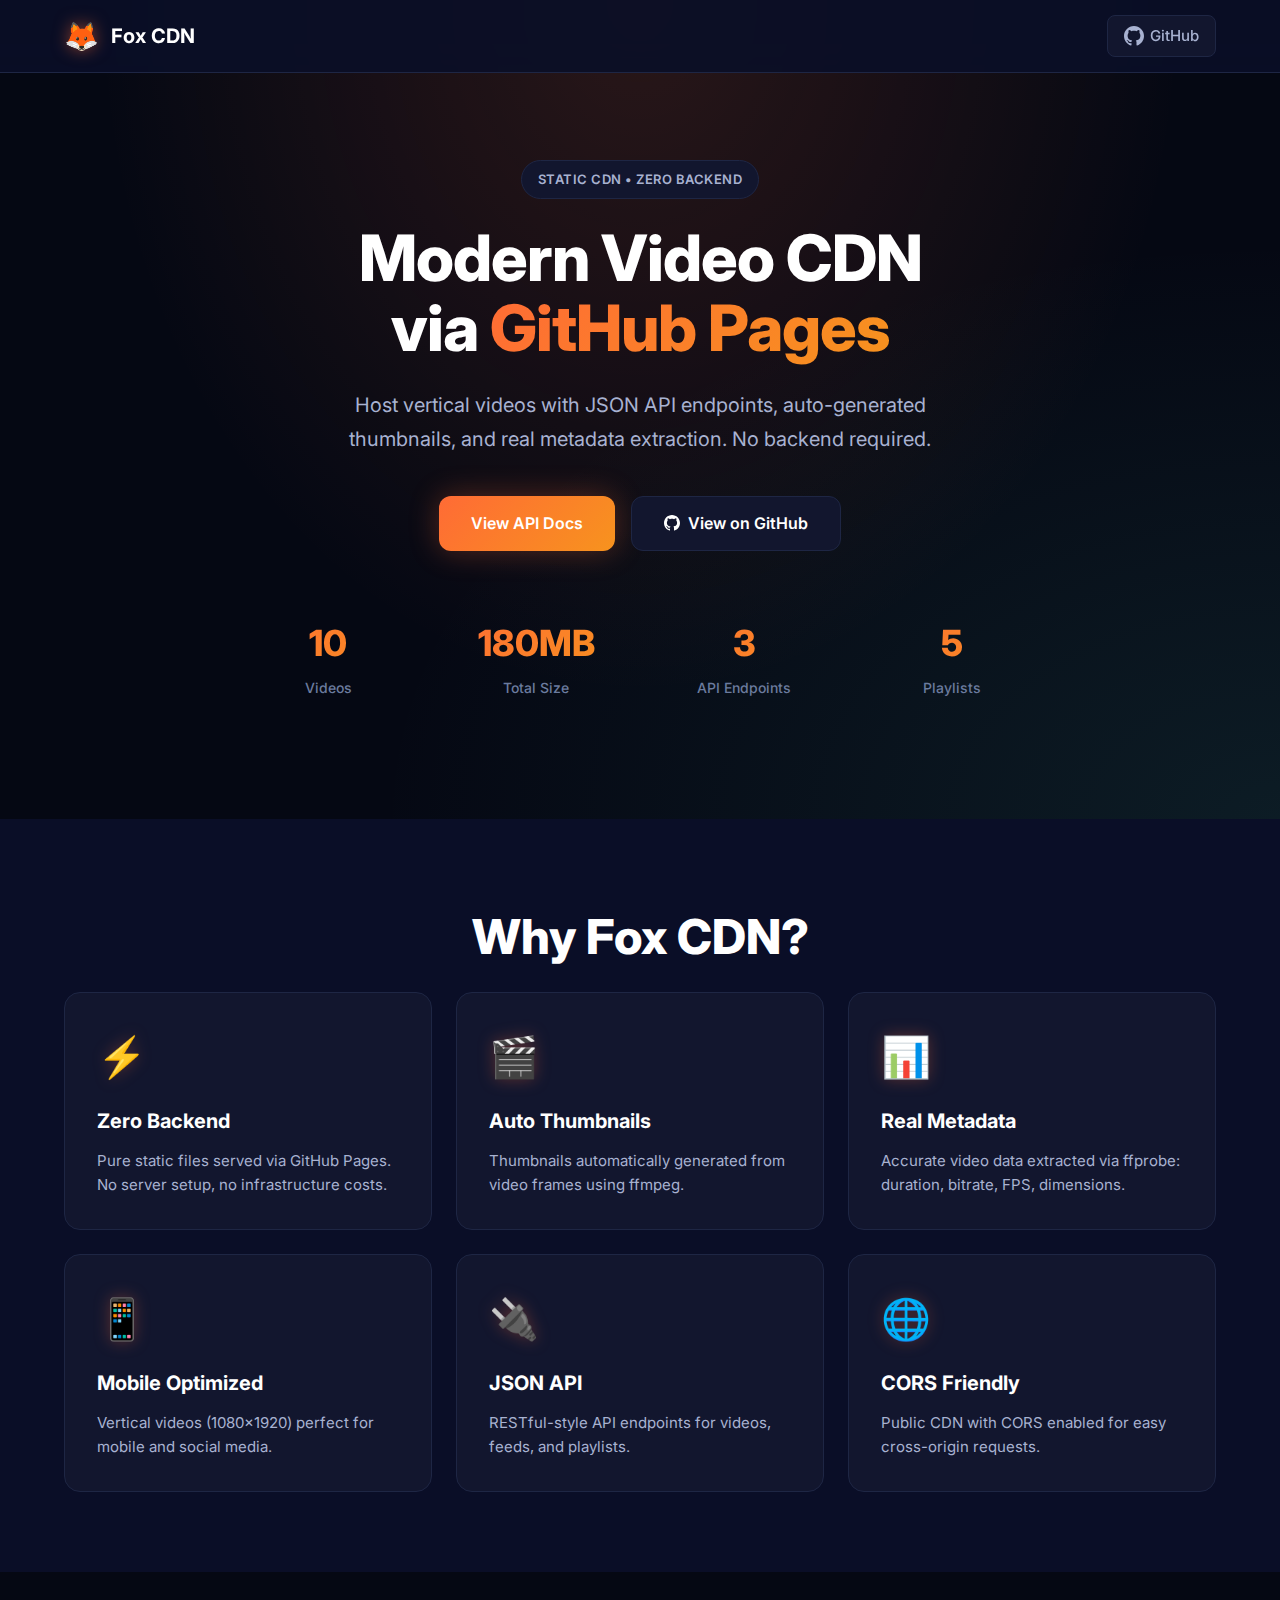
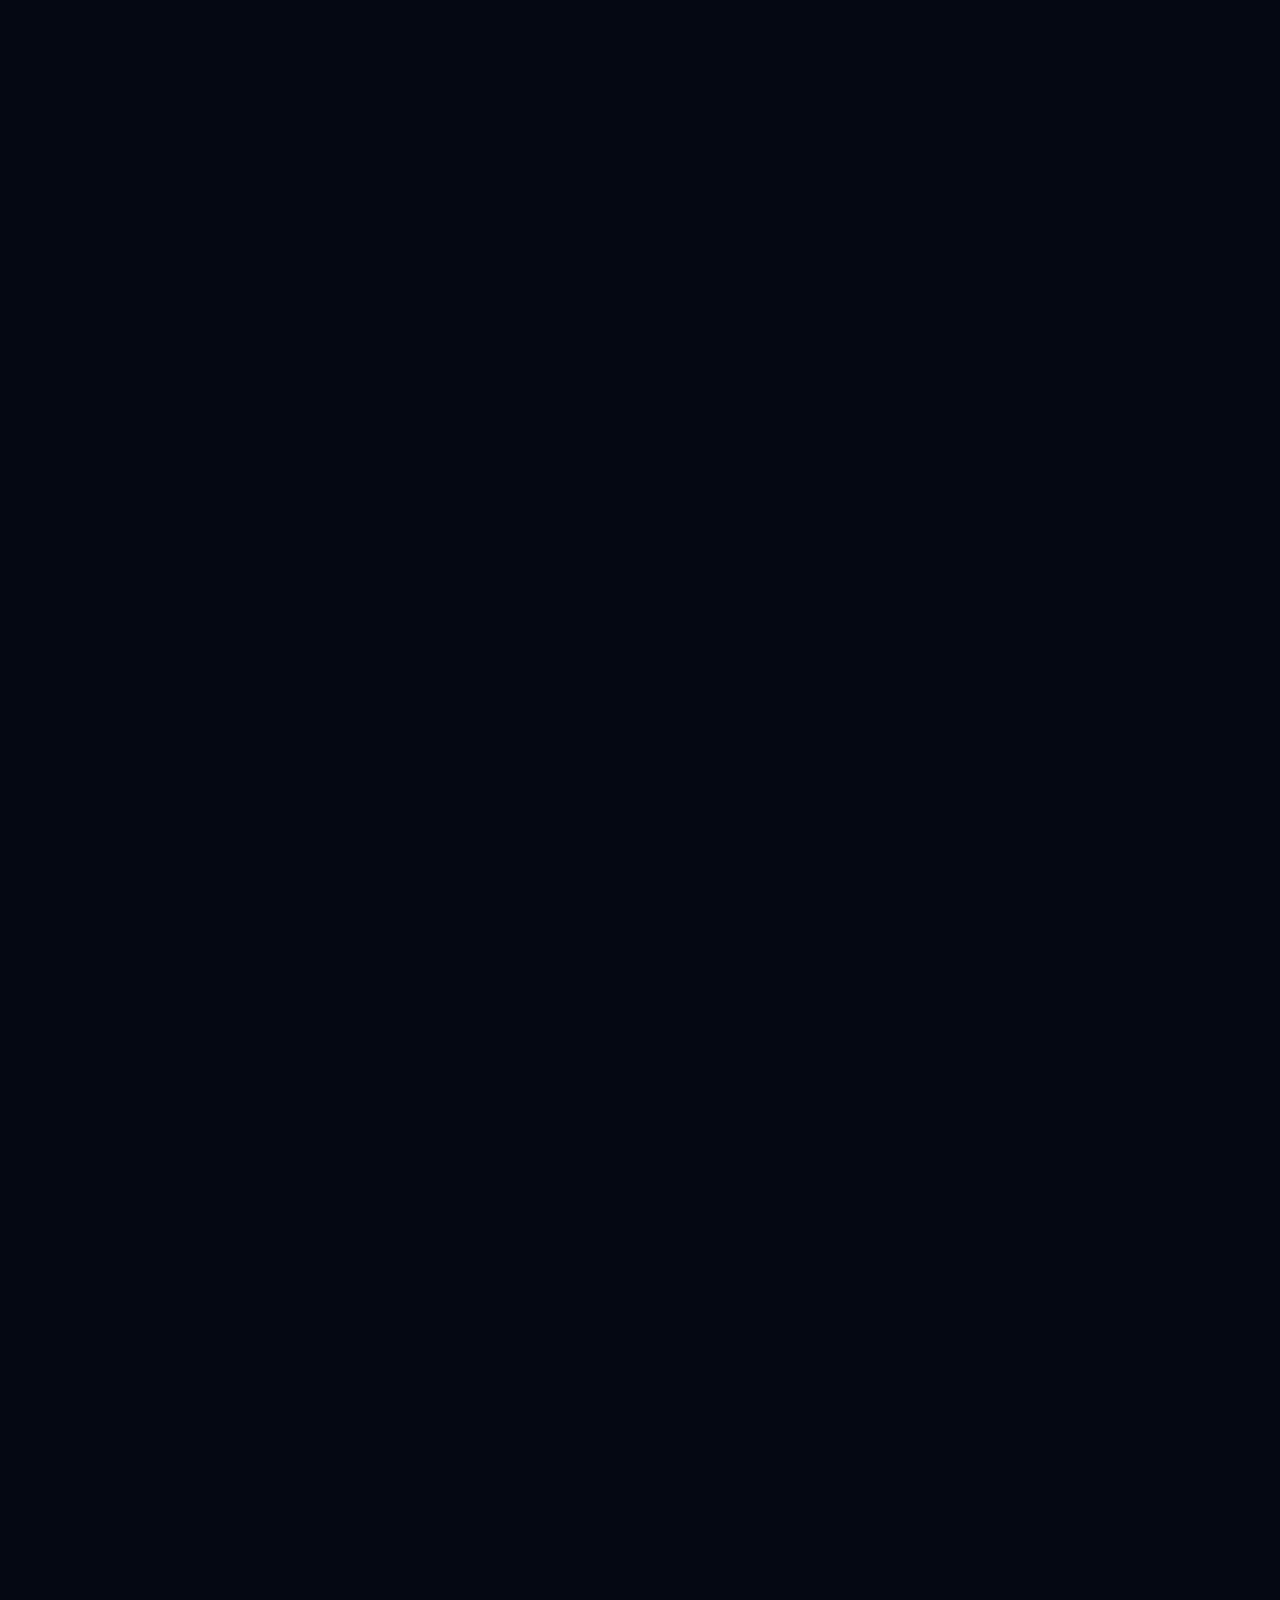
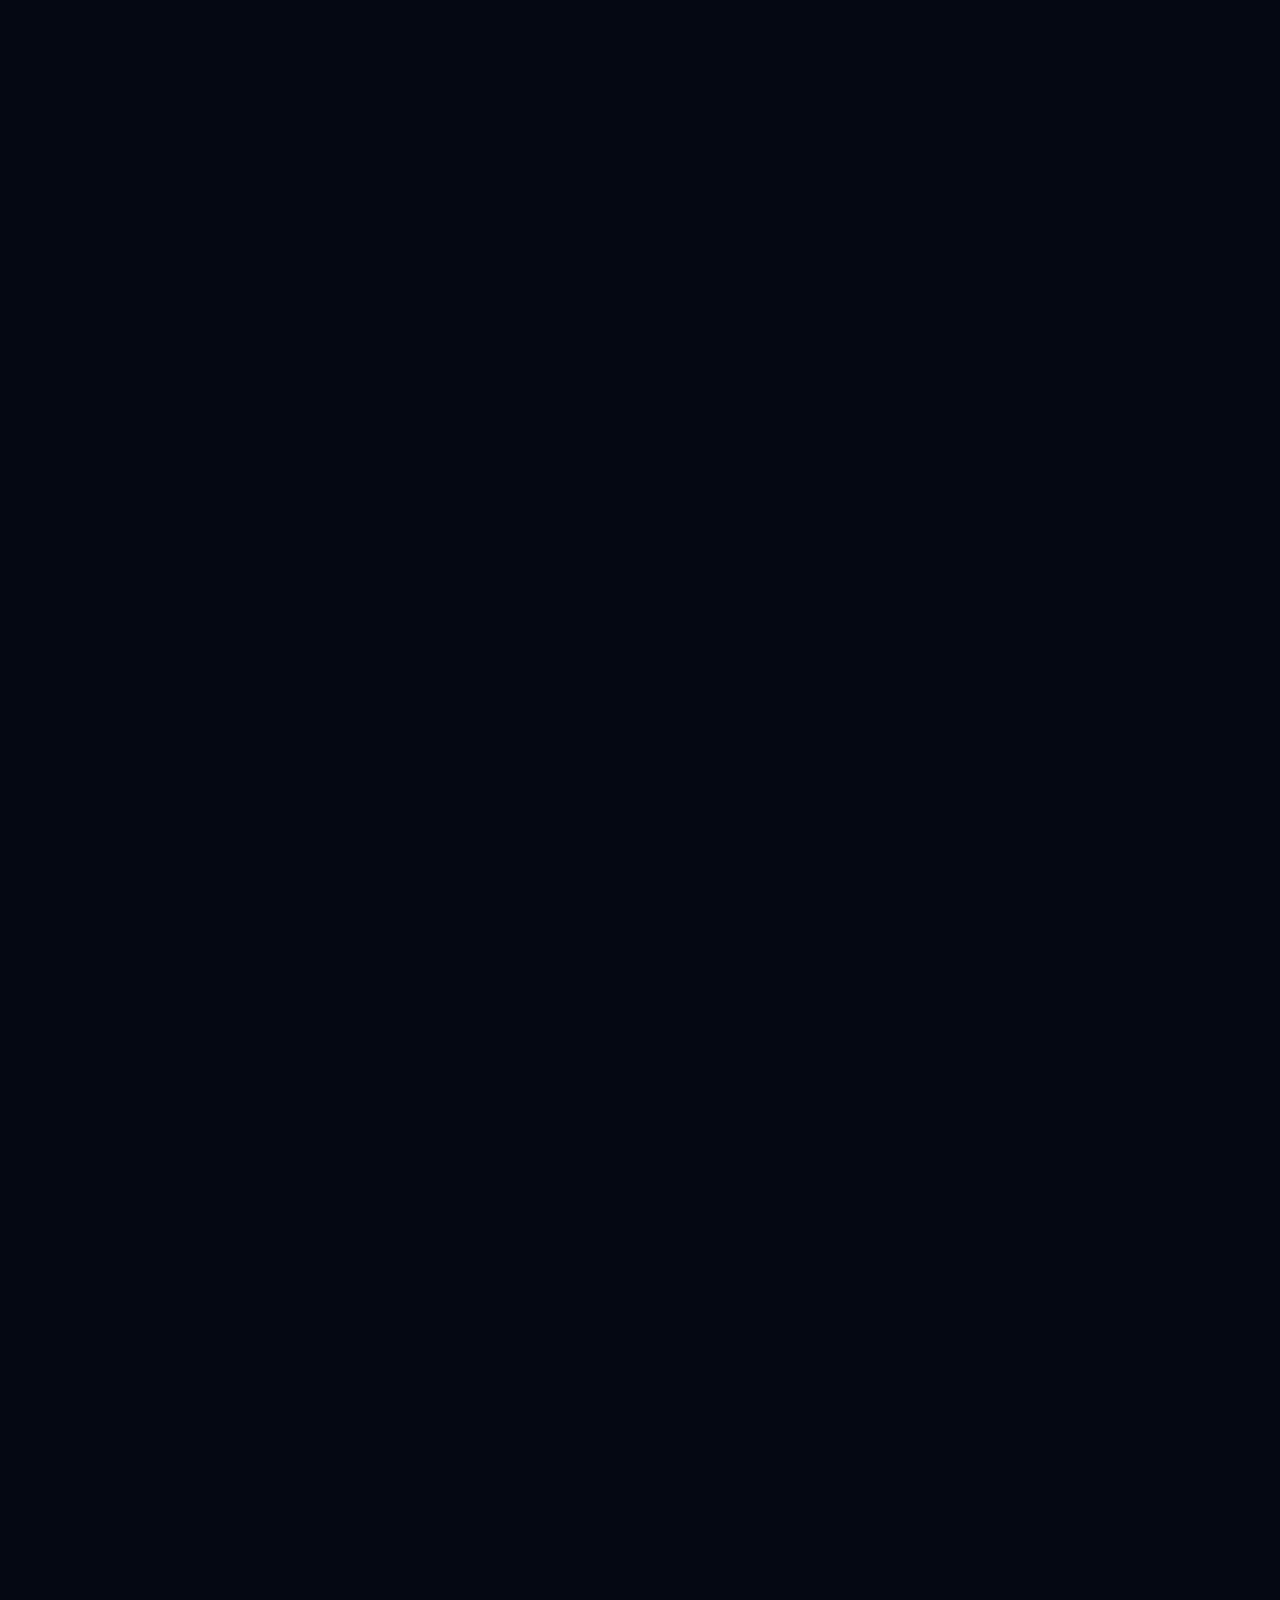
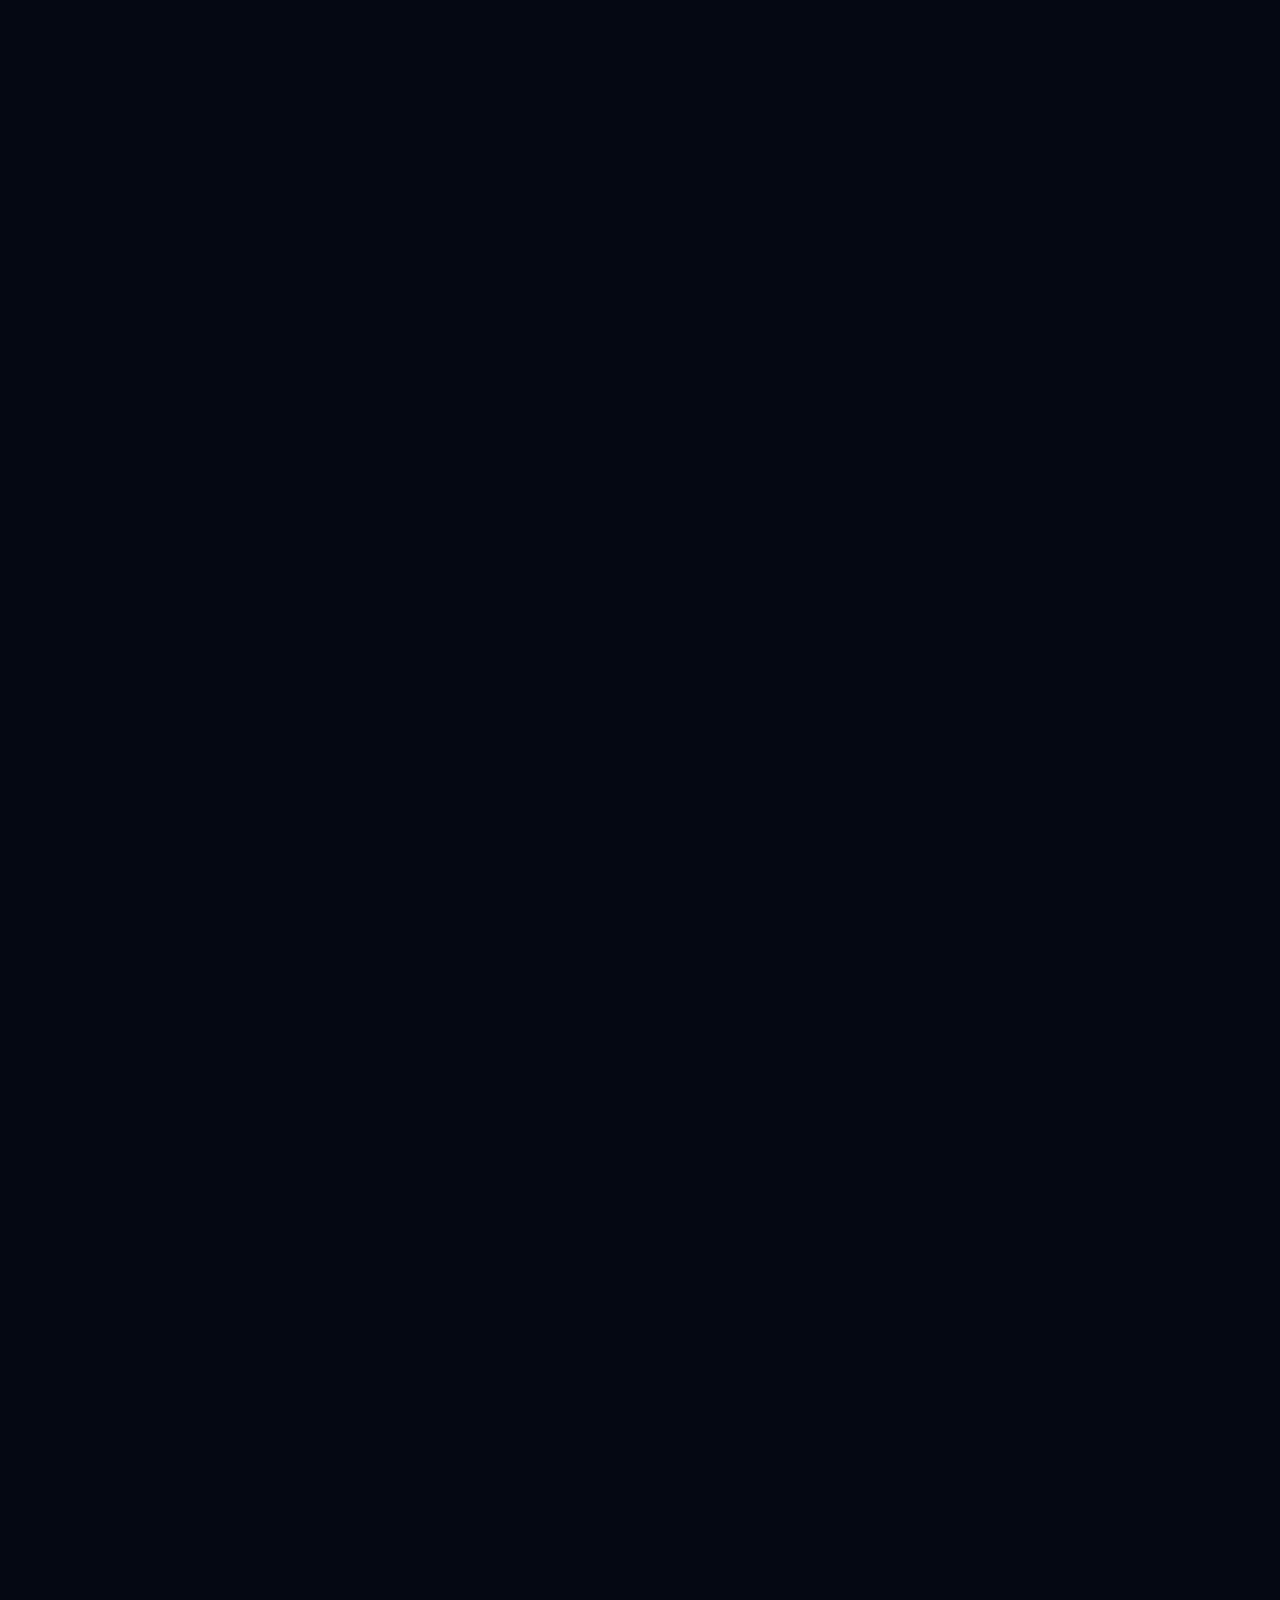
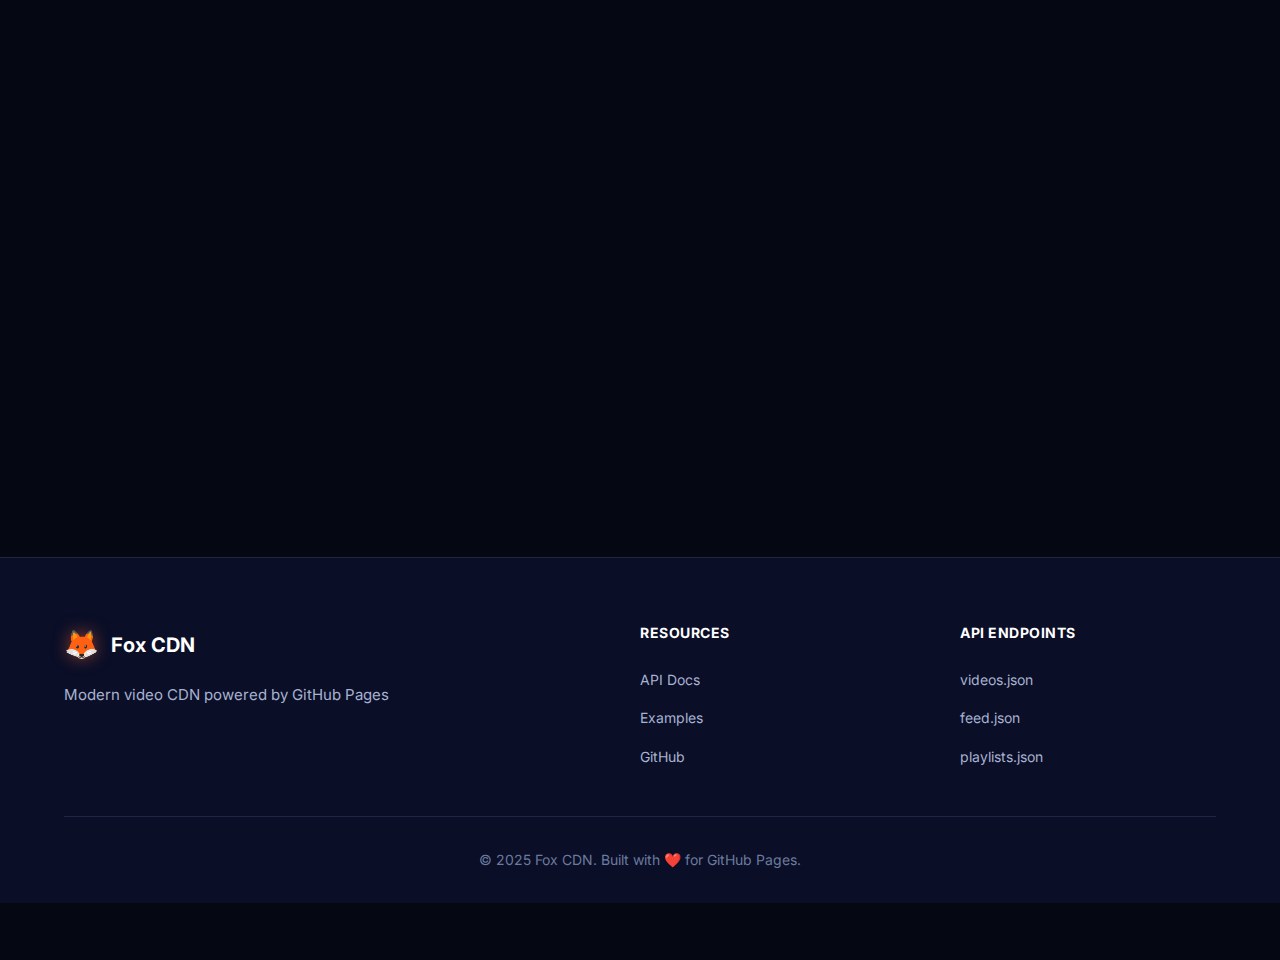
<file: index.html>
<!DOCTYPE html>
<html lang="en">
  <head>
    <meta charset="UTF-8" />
    <meta name="viewport" content="width=device-width, initial-scale=1.0" />
    <title>Fox CDN - Modern Video CDN via GitHub Pages</title>
    <meta
      name="description"
      content="A modern, static video CDN powered by GitHub Pages. Host vertical videos with JSON API endpoints, auto-generated thumbnails, and zero backend required."
    />
    <link rel="preconnect" href="https://fonts.googleapis.com" />
    <link rel="preconnect" href="https://fonts.gstatic.com" crossorigin />
    <link
      href="https://fonts.googleapis.com/css2?family=Inter:wght@300;400;500;600;700;800&display=swap"
      rel="stylesheet"
    />
    <link rel="stylesheet" href="assets/styles.css" />
  </head>
  <body>
    <!-- Header -->
    <header class="header">
      <div class="container">
        <div class="header-content">
          <div class="logo">
            <span class="logo-icon">🦊</span>
            <span class="logo-text">Fox CDN</span>
          </div>
          <a
            href="https://github.com/trebla-io/fox-cdn"
            target="_blank"
            class="nav-link github-link"
          >
            <svg
                width="20"
                height="20"
                viewBox="0 0 24 24"
                fill="currentColor"
              >
                <path
                  d="M12 0c-6.626 0-12 5.373-12 12 0 5.302 3.438 9.8 8.207 11.387.599.111.793-.261.793-.577v-2.234c-3.338.726-4.033-1.416-4.033-1.416-.546-1.387-1.333-1.756-1.333-1.756-1.089-.745.083-.729.083-.729 1.205.084 1.839 1.237 1.839 1.237 1.07 1.834 2.807 1.304 3.492.997.107-.775.418-1.305.762-1.604-2.665-.305-5.467-1.334-5.467-5.931 0-1.311.469-2.381 1.236-3.221-.124-.303-.535-1.524.117-3.176 0 0 1.008-.322 3.301 1.23.957-.266 1.983-.399 3.003-.404 1.02.005 2.047.138 3.006.404 2.291-1.552 3.297-1.23 3.297-1.23.653 1.653.242 2.874.118 3.176.77.84 1.235 1.911 1.235 3.221 0 4.609-2.807 5.624-5.479 5.921.43.372.823 1.102.823 2.222v3.293c0 .319.192.694.801.576 4.765-1.589 8.199-6.086 8.199-11.386 0-6.627-5.373-12-12-12z"
                />
              </svg>
              GitHub
            </a>
          </nav>
        </div>
      </div>
    </header>

    <!-- Hero Section -->
    <section class="hero">
      <div class="container">
        <div class="hero-content">
          <div class="badge">Static CDN • Zero Backend</div>
          <h1 class="hero-title">
            Modern Video CDN<br />via
            <span class="gradient-text">GitHub Pages</span>
          </h1>
          <p class="hero-description">
            Host vertical videos with JSON API endpoints, auto-generated
            thumbnails, and real metadata extraction. No backend required.
          </p>
          <div class="hero-actions">
            <a href="#api" class="btn btn-primary">View API Docs</a>
            <a
              href="https://github.com/trebla-io/fox-cdn"
              target="_blank"
              class="btn btn-secondary"
            >
              <svg
                width="16"
                height="16"
                viewBox="0 0 24 24"
                fill="currentColor"
              >
                <path
                  d="M12 0c-6.626 0-12 5.373-12 12 0 5.302 3.438 9.8 8.207 11.387.599.111.793-.261.793-.577v-2.234c-3.338.726-4.033-1.416-4.033-1.416-.546-1.387-1.333-1.756-1.333-1.756-1.089-.745.083-.729.083-.729 1.205.084 1.839 1.237 1.839 1.237 1.07 1.834 2.807 1.304 3.492.997.107-.775.418-1.305.762-1.604-2.665-.305-5.467-1.334-5.467-5.931 0-1.311.469-2.381 1.236-3.221-.124-.303-.535-1.524.117-3.176 0 0 1.008-.322 3.301 1.23.957-.266 1.983-.399 3.003-.404 1.02.005 2.047.138 3.006.404 2.291-1.552 3.297-1.23 3.297-1.23.653 1.653.242 2.874.118 3.176.77.84 1.235 1.911 1.235 3.221 0 4.609-2.807 5.624-5.479 5.921.43.372.823 1.102.823 2.222v3.293c0 .319.192.694.801.576 4.765-1.589 8.199-6.086 8.199-11.386 0-6.627-5.373-12-12-12z"
                />
              </svg>
              View on GitHub
            </a>
          </div>
          <div class="stats">
            <div class="stat">
              <div class="stat-value">10</div>
              <div class="stat-label">Videos</div>
            </div>
            <div class="stat">
              <div class="stat-value">180MB</div>
              <div class="stat-label">Total Size</div>
            </div>
            <div class="stat">
              <div class="stat-value">3</div>
              <div class="stat-label">API Endpoints</div>
            </div>
            <div class="stat">
              <div class="stat-value">5</div>
              <div class="stat-label">Playlists</div>
            </div>
          </div>
        </div>
      </div>
      <div class="hero-bg"></div>
    </section>

    <!-- Features Section -->
    <section id="features" class="features">
      <div class="container">
        <h2 class="section-title">Why Fox CDN?</h2>
        <div class="features-grid">
          <div class="feature-card">
            <div class="feature-icon">⚡</div>
            <h3 class="feature-title">Zero Backend</h3>
            <p class="feature-description">
              Pure static files served via GitHub Pages. No server setup, no
              infrastructure costs.
            </p>
          </div>
          <div class="feature-card">
            <div class="feature-icon">🎬</div>
            <h3 class="feature-title">Auto Thumbnails</h3>
            <p class="feature-description">
              Thumbnails automatically generated from video frames using ffmpeg.
            </p>
          </div>
          <div class="feature-card">
            <div class="feature-icon">📊</div>
            <h3 class="feature-title">Real Metadata</h3>
            <p class="feature-description">
              Accurate video data extracted via ffprobe: duration, bitrate, FPS,
              dimensions.
            </p>
          </div>
          <div class="feature-card">
            <div class="feature-icon">📱</div>
            <h3 class="feature-title">Mobile Optimized</h3>
            <p class="feature-description">
              Vertical videos (1080x1920) perfect for mobile and social media.
            </p>
          </div>
          <div class="feature-card">
            <div class="feature-icon">🔌</div>
            <h3 class="feature-title">JSON API</h3>
            <p class="feature-description">
              RESTful-style API endpoints for videos, feeds, and playlists.
            </p>
          </div>
          <div class="feature-card">
            <div class="feature-icon">🌐</div>
            <h3 class="feature-title">CORS Friendly</h3>
            <p class="feature-description">
              Public CDN with CORS enabled for easy cross-origin requests.
            </p>
          </div>
        </div>
      </div>
    </section>

    <!-- API Section -->
    <section id="api" class="api">
      <div class="container">
        <h2 class="section-title">API Reference</h2>
        <p class="section-subtitle">
          Simple JSON endpoints for accessing video data
        </p>

        <div class="api-grid">
          <!-- Videos Endpoint -->
          <div class="api-card">
            <div class="api-header">
              <span class="api-method">GET</span>
              <code class="api-endpoint">/api/videos.json</code>
              <a href="../api/videos.json" target="_blank" class="api-view-btn"
                >View API →</a
              >
            </div>
            <p class="api-description">
              Returns complete catalog with video metadata, sources, and
              thumbnails.
            </p>
            <div class="code-block">
              <div class="code-header">
                <span>Response</span>
                <button
                  class="copy-btn"
                  onclick="copyCode(this, 'videos-response')"
                >
                  Copy
                </button>
              </div>
              <pre id="videos-response"><code>{
  "version": 1,
  "updated_at": "2025-12-09T15:00:00Z",
  "videos": [
    {
      "id": "4761249",
      "slug": "mobile-short-01",
      "title": "Mobile Portrait Short 01",
      "duration_seconds": 5.91,
      "fps": 30,
      "size_bytes": 3786660,
      "tags": ["vertical", "mobile", "short"],
      "sources": [{
        "quality": "1080p",
        "codec": "h264",
        "url": "https://trebla-io.github.io/fox-cdn/videos/mobile-short-01/video.mp4"
      }],
      "thumbnail": {
        "url": "https://trebla-io.github.io/fox-cdn/videos/mobile-short-01/thumbnail.jpg"
      }
    }
  ]
}</code></pre>
            </div>
          </div>

          <!-- Feed Endpoint -->
          <div class="api-card">
            <div class="api-header">
              <span class="api-method">GET</span>
              <code class="api-endpoint">/api/feed.json</code>
              <a href="../api/feed.json" target="_blank" class="api-view-btn"
                >View API →</a
              >
            </div>
            <p class="api-description">
              Returns ordered feed of video IDs for sequential playback.
            </p>
            <div class="code-block">
              <div class="code-header">
                <span>Response</span>
                <button
                  class="copy-btn"
                  onclick="copyCode(this, 'feed-response')"
                >
                  Copy
                </button>
              </div>
              <pre id="feed-response"><code>{
  "version": 1,
  "feed": [
    { "video_id": "mobile-short-01", "position": 1 },
    { "video_id": "mobile-short-02", "position": 2 },
    { "video_id": "mobile-short-03", "position": 3 }
  ]
}</code></pre>
            </div>
          </div>

          <!-- Playlists Endpoint -->
          <div class="api-card">
            <div class="api-header">
              <span class="api-method">GET</span>
              <code class="api-endpoint">/api/playlists.json</code>
              <a
                href="../api/playlists.json"
                target="_blank"
                class="api-view-btn"
                >View API →</a
              >
            </div>
            <p class="api-description">
              Returns curated playlists organized by video length and
              characteristics.
            </p>
            <div class="code-block">
              <div class="code-header">
                <span>Response</span>
                <button
                  class="copy-btn"
                  onclick="copyCode(this, 'playlists-response')"
                >
                  Copy
                </button>
              </div>
              <pre id="playlists-response"><code>{
  "playlists": [
    {
      "id": "short-videos",
      "title": "Short Videos",
      "description": "Quick clips under 10 seconds",
      "videos": ["mobile-short-01", "mobile-short-02"]
    }
  ]
}</code></pre>
            </div>
          </div>
        </div>
      </div>
    </section>

    <!-- Examples Section -->
    <section id="examples" class="examples">
      <div class="container">
        <h2 class="section-title">Code Examples</h2>
        <p class="section-subtitle">
          Get started in minutes with these examples
        </p>

        <div class="examples-tabs">
          <button class="tab-btn active" onclick="switchTab('fetch')">
            Fetch Videos
          </button>
          <button class="tab-btn" onclick="switchTab('play')">
            Play Video
          </button>
          <button class="tab-btn" onclick="switchTab('playlist')">
            Load Playlist
          </button>
        </div>

        <div class="tab-content active" id="fetch-tab">
          <div class="code-block">
            <div class="code-header">
              <span>TypeScript</span>
              <button class="copy-btn" onclick="copyCode(this, 'fetch-code')">
                Copy
              </button>
            </div>
            <pre id="fetch-code"><code>async function fetchVideos() {
  const res = await fetch(
    "https://trebla-io.github.io/fox-cdn/api/videos.json"
  );
  
  if (!res.ok) {
    throw new Error("Failed to fetch videos");
  }
  
  const data = await res.json();
  return data.videos;
}

// Usage
const videos = await fetchVideos();
console.log(`Found ${videos.length} videos`);</code></pre>
          </div>
        </div>

        <div class="tab-content" id="play-tab">
          <div class="code-block">
            <div class="code-header">
              <span>TypeScript</span>
              <button class="copy-btn" onclick="copyCode(this, 'play-code')">
                Copy
              </button>
            </div>
            <pre id="play-code"><code>async function playVideo(slug: string) {
  const videos = await fetchVideos();
  const video = videos.find(v => v.slug === slug);
  
  if (!video) {
    throw new Error(`Video not found: ${slug}`);
  }
  
  const videoElement = document.createElement('video');
  videoElement.src = video.sources[0].url;
  videoElement.poster = video.thumbnail.url;
  videoElement.autoplay = true;
  videoElement.loop = video.meta.loop;
  videoElement.muted = video.meta.mute_default;
  
  document.body.appendChild(videoElement);
  return videoElement;
}

// Play a short video
playVideo('mobile-short-01');</code></pre>
          </div>
        </div>

        <div class="tab-content" id="playlist-tab">
          <div class="code-block">
            <div class="code-header">
              <span>TypeScript</span>
              <button
                class="copy-btn"
                onclick="copyCode(this, 'playlist-code')"
              >
                Copy
              </button>
            </div>
            <pre
              id="playlist-code"
            ><code>async function loadPlaylist(playlistId: string) {
  const [playlists, videos] = await Promise.all([
    fetch("https://trebla-io.github.io/fox-cdn/api/playlists.json")
      .then(r => r.json()),
    fetchVideos()
  ]);
  
  const playlist = playlists.playlists.find(
    p => p.id === playlistId
  );
  
  if (!playlist) {
    throw new Error(`Playlist not found: ${playlistId}`);
  }
  
  return playlist.videos.map(slug => 
    videos.find(v => v.slug === slug)
  );
}

// Load short videos playlist
const shortVideos = await loadPlaylist('short-videos');</code></pre>
          </div>
        </div>
      </div>
    </section>

    <!-- Videos Showcase -->
    <section id="videos" class="videos">
      <div class="container">
        <h2 class="section-title">Video Library</h2>
        <p class="section-subtitle">10 vertical videos organized by length</p>

        <div class="video-categories">
          <button class="category-btn active" onclick="filterVideos('all')">
            All (10)
          </button>
          <button class="category-btn" onclick="filterVideos('short')">
            Short (4)
          </button>
          <button class="category-btn" onclick="filterVideos('medium')">
            Medium (4)
          </button>
          <button class="category-btn" onclick="filterVideos('long')">
            Long (2)
          </button>
        </div>

        <div class="videos-grid" id="videos-grid">
          <!-- Videos will be loaded dynamically -->
        </div>
      </div>
    </section>

    <!-- Professional Streaming Section -->
    <section id="stream" class="stream">
      <div class="container">
        <h2 class="section-title">Professional Video Streaming</h2>
        <p class="section-subtitle">
          Stream-ready CDN with embeddable player and direct video access
        </p>

        <div class="stream-container">
          <!-- Video Player -->
          <div class="stream-player">
            <div class="player-wrapper" id="player-wrapper">
              <video
                id="stream-video"
                class="video-player"
                controls
                poster=""
                preload="metadata"
              >
                <source src="" type="video/mp4" />
                Your browser does not support video playback.
              </video>
              <div class="player-overlay" id="player-overlay">
                <div class="player-overlay-content">
                  <div class="play-icon">▶</div>
                  <p class="player-message">
                    Select a video to start streaming
                  </p>
                </div>
              </div>
            </div>

            <!-- Player Controls Info -->
            <div class="player-info">
              <div class="player-info-row">
                <span class="player-info-label">Status:</span>
                <span class="player-info-value" id="player-status">Ready</span>
              </div>
              <div class="player-info-row">
                <span class="player-info-label">Quality:</span>
                <span class="player-info-value" id="player-quality">1080p</span>
              </div>
              <div class="player-info-row">
                <span class="player-info-label">Codec:</span>
                <span class="player-info-value" id="player-codec">H.264</span>
              </div>
            </div>
          </div>

          <!-- Stream Options -->
          <div class="stream-options">
            <h3 class="stream-subtitle">Stream Options</h3>

            <!-- Video Selector -->
            <div class="option-group">
              <label class="option-label">Select Video</label>
              <select
                id="video-selector"
                class="video-select"
                onchange="selectVideo(this.value)"
              >
                <option value="">Choose a video...</option>
              </select>
            </div>

            <!-- Direct Access -->
            <div class="option-group">
              <label class="option-label">Direct Video URL</label>
              <div class="url-display">
                <input
                  type="text"
                  id="video-url"
                  class="url-input"
                  readonly
                  placeholder="Select a video to get URL"
                />
                <button class="url-copy-btn" onclick="copyVideoUrl()">
                  Copy
                </button>
              </div>
            </div>

            <!-- Thumbnail URL -->
            <div class="option-group">
              <label class="option-label">Thumbnail URL</label>
              <div class="url-display">
                <input
                  type="text"
                  id="thumbnail-url"
                  class="url-input"
                  readonly
                  placeholder="Select a video to get thumbnail"
                />
                <button class="url-copy-btn" onclick="copyThumbnailUrl()">
                  Copy
                </button>
              </div>
            </div>

            <!-- Embed Code -->
            <div class="option-group">
              <label class="option-label">HTML Embed Code</label>
              <div class="code-embed">
                <pre
                  id="embed-code"
                  class="embed-code-pre"
                ><code>&lt;!-- Select a video to generate embed code --&gt;</code></pre>
                <button class="url-copy-btn" onclick="copyEmbedCode()">
                  Copy
                </button>
              </div>
            </div>

            <!-- Stream Stats -->
            <div class="stream-stats">
              <div class="stat-item">
                <div class="stat-icon">🎬</div>
                <div class="stat-details">
                  <div class="stat-value" id="stream-duration">--</div>
                  <div class="stat-label">Duration</div>
                </div>
              </div>
              <div class="stat-item">
                <div class="stat-icon">📊</div>
                <div class="stat-details">
                  <div class="stat-value" id="stream-size">--</div>
                  <div class="stat-label">File Size</div>
                </div>
              </div>
              <div class="stat-item">
                <div class="stat-icon">⚡</div>
                <div class="stat-details">
                  <div class="stat-value" id="stream-fps">--</div>
                  <div class="stat-label">FPS</div>
                </div>
              </div>
            </div>
          </div>
        </div>
      </div>
    </section>

    <!-- Footer -->
    <footer class="footer">
      <div class="container">
        <div class="footer-content">
          <div class="footer-section">
            <div class="logo">
              <span class="logo-icon">🦊</span>
              <span class="logo-text">Fox CDN</span>
            </div>
            <p class="footer-text">Modern video CDN powered by GitHub Pages</p>
          </div>
          <div class="footer-section">
            <h4 class="footer-title">Resources</h4>
            <a href="#api" class="footer-link">API Docs</a>
            <a href="#examples" class="footer-link">Examples</a>
            <a href="https://github.com/trebla-io/fox-cdn" class="footer-link"
              >GitHub</a
            >
          </div>
          <div class="footer-section">
            <h4 class="footer-title">API Endpoints</h4>
            <a href="/api/videos.json" class="footer-link">videos.json</a>
            <a href="/api/feed.json" class="footer-link">feed.json</a>
            <a href="/api/playlists.json" class="footer-link">playlists.json</a>
          </div>
        </div>
        <div class="footer-bottom">
          <p>&copy; 2025 Fox CDN. Built with ❤️ for GitHub Pages.</p>
        </div>
      </div>
    </footer>

    <script src="assets/script.js"></script>
  </body>
</html>
</file>
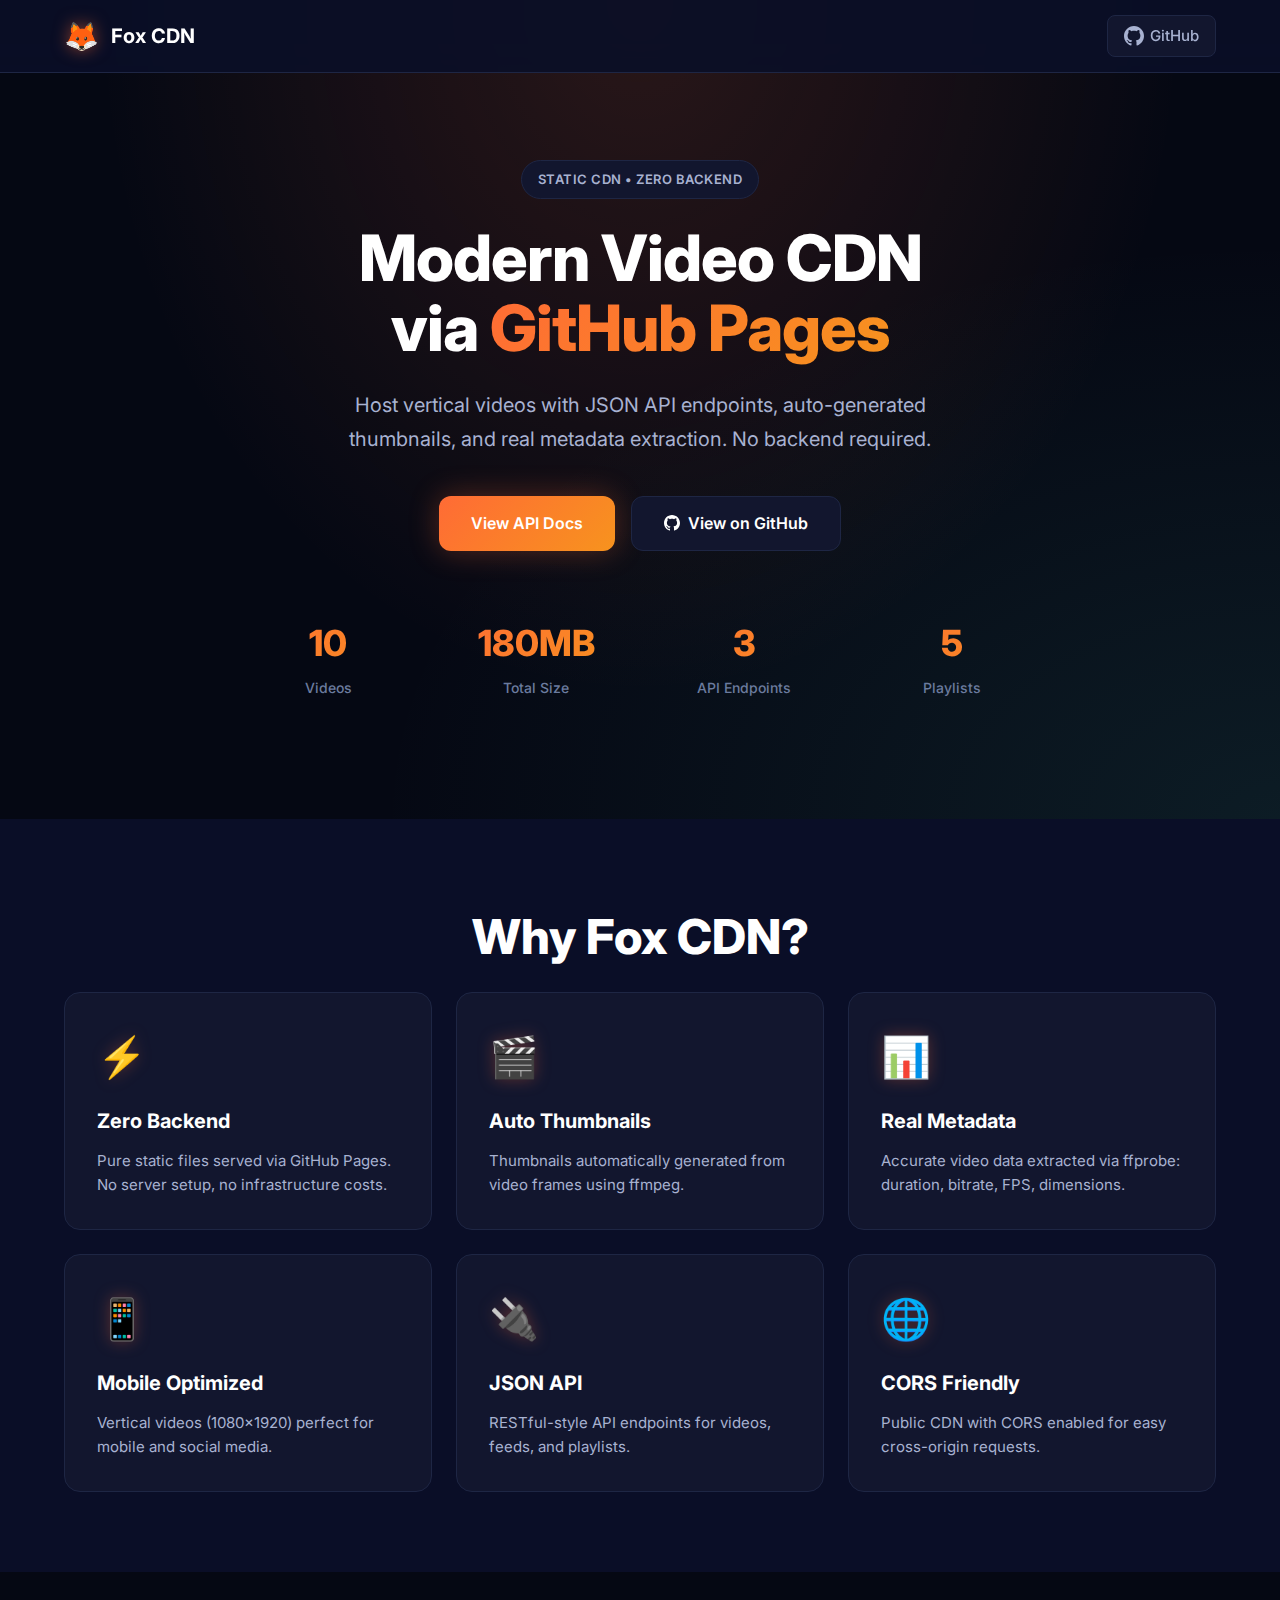
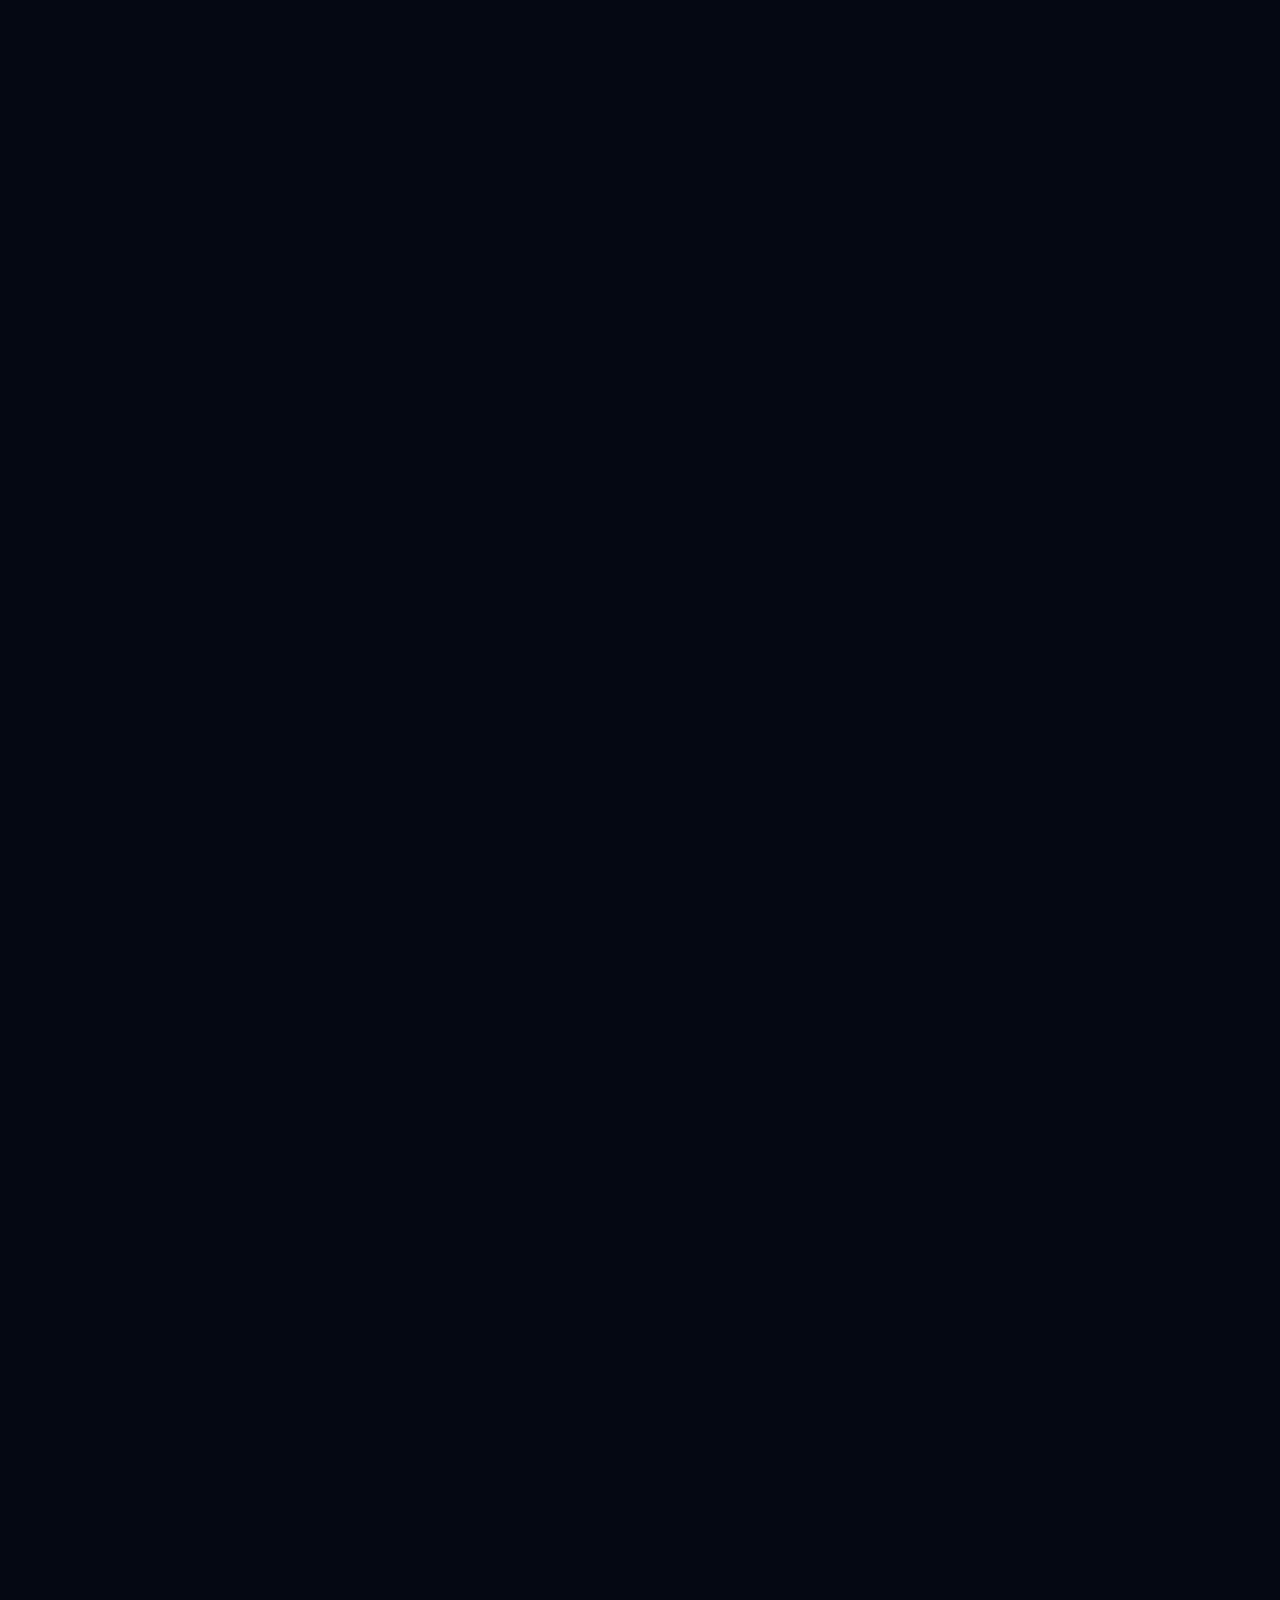
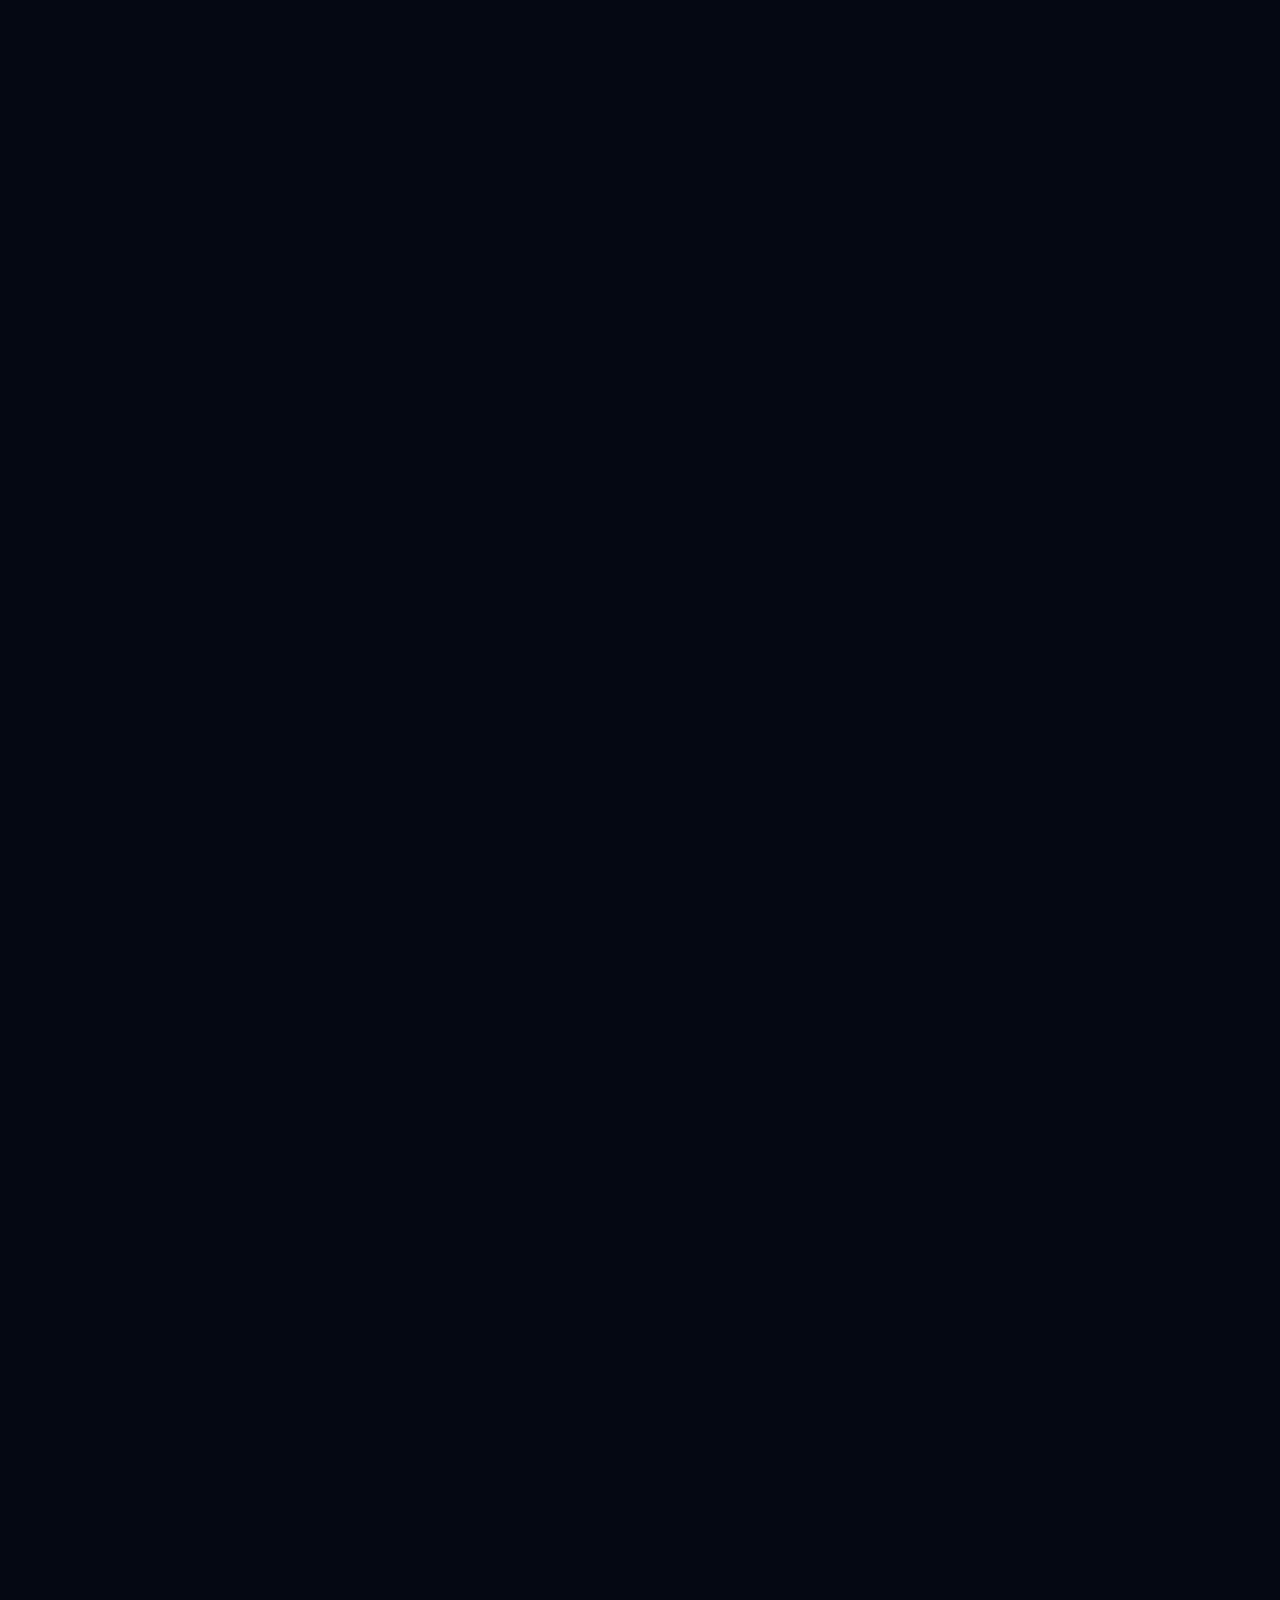
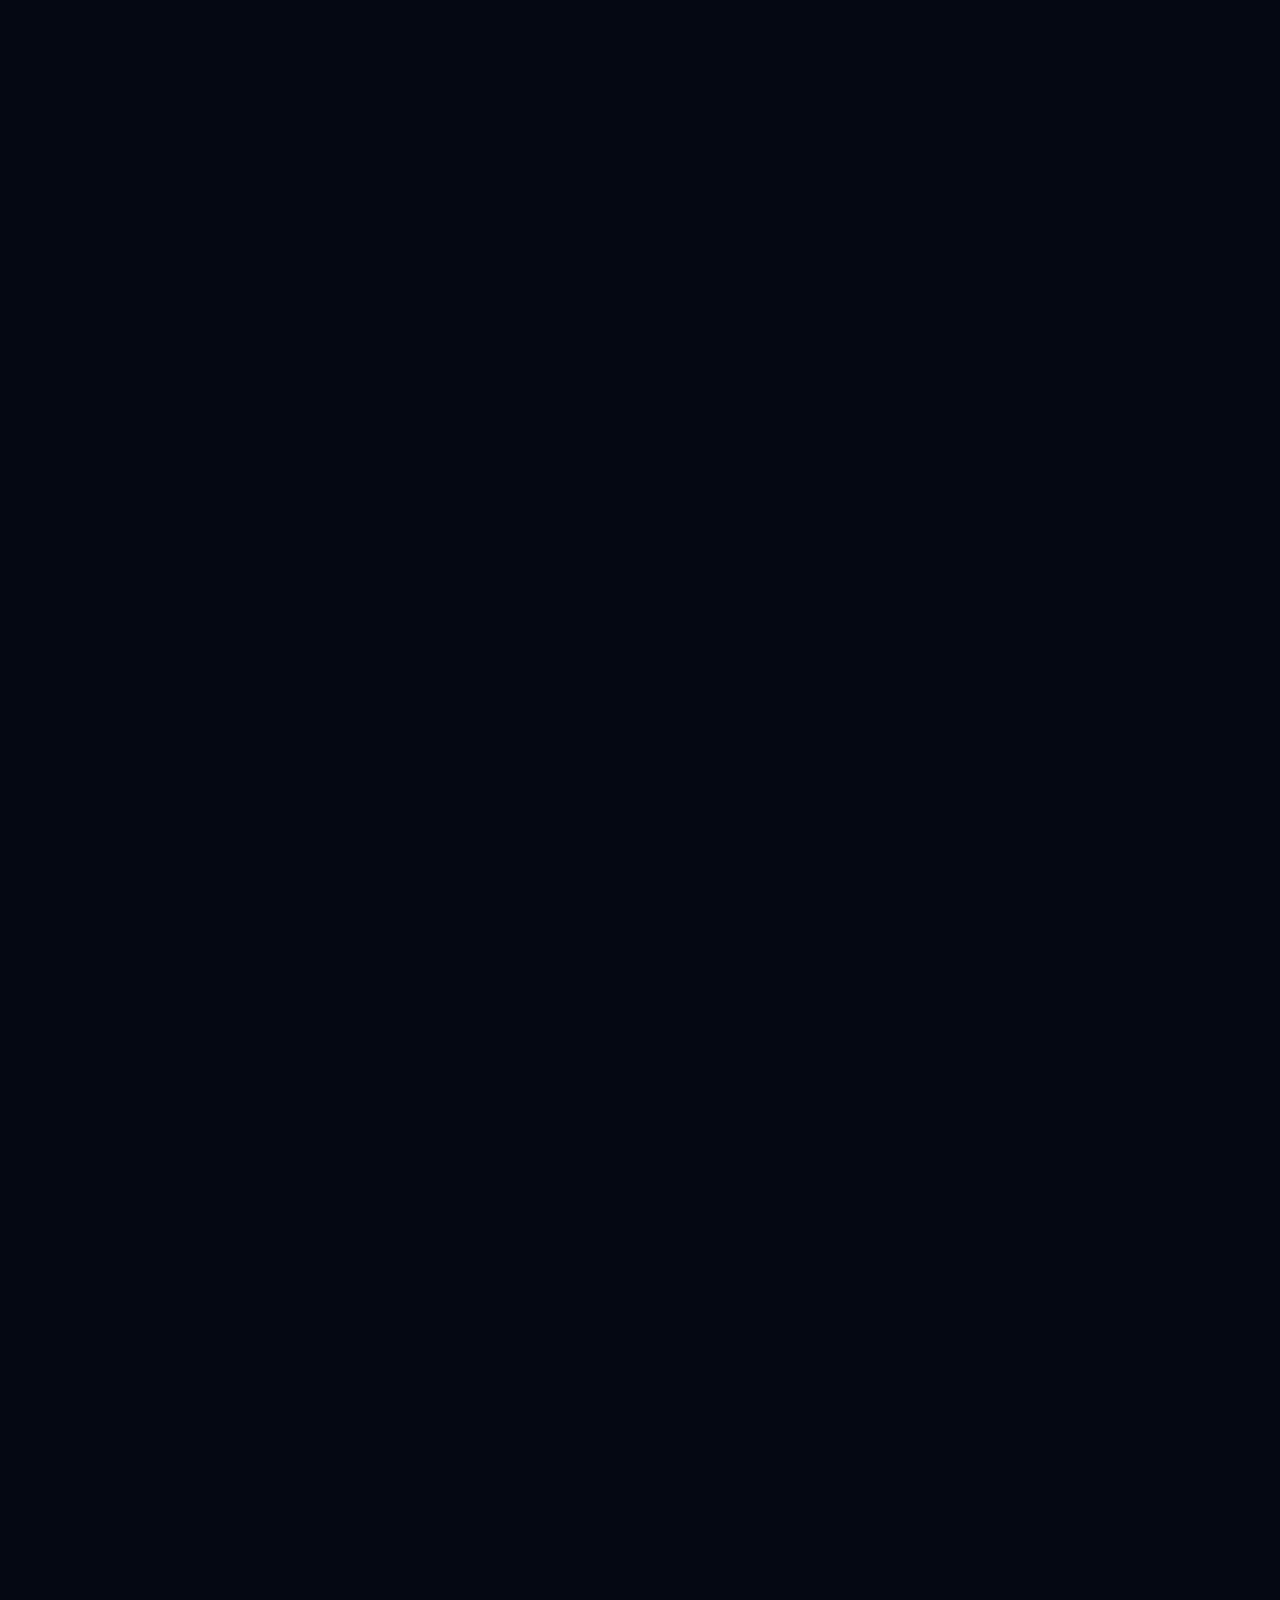
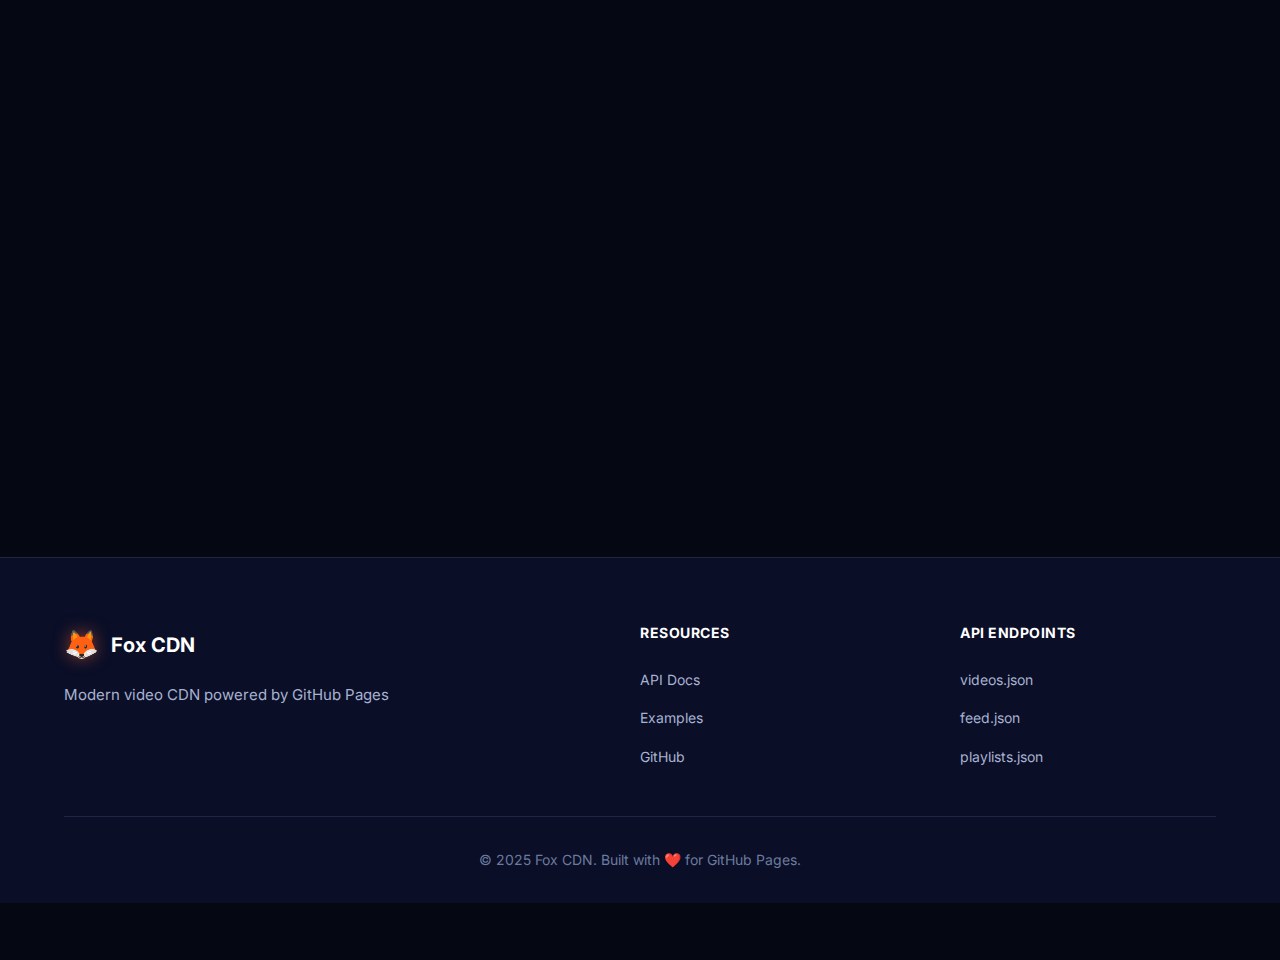
<file: docs/index.html>
<!DOCTYPE html>
<html lang="en">
  <head>
    <meta charset="UTF-8" />
    <meta name="viewport" content="width=device-width, initial-scale=1.0" />
    <title>Fox CDN - Modern Video CDN via GitHub Pages</title>
    <meta
      name="description"
      content="A modern, static video CDN powered by GitHub Pages. Host vertical videos with JSON API endpoints, auto-generated thumbnails, and zero backend required."
    />
    <link rel="preconnect" href="https://fonts.googleapis.com" />
    <link rel="preconnect" href="https://fonts.gstatic.com" crossorigin />
    <link
      href="https://fonts.googleapis.com/css2?family=Inter:wght@300;400;500;600;700;800&display=swap"
      rel="stylesheet"
    />
    <link rel="stylesheet" href="styles.css" />
  </head>
  <body>
    <!-- Header -->
    <header class="header">
      <div class="container">
        <div class="header-content">
          <div class="logo">
            <span class="logo-icon">🦊</span>
            <span class="logo-text">Fox CDN</span>
          </div>
          <a
            href="https://github.com/trebla-io/fox-cdn"
            target="_blank"
            class="nav-link github-link"
          >
            <svg
                width="20"
                height="20"
                viewBox="0 0 24 24"
                fill="currentColor"
              >
                <path
                  d="M12 0c-6.626 0-12 5.373-12 12 0 5.302 3.438 9.8 8.207 11.387.599.111.793-.261.793-.577v-2.234c-3.338.726-4.033-1.416-4.033-1.416-.546-1.387-1.333-1.756-1.333-1.756-1.089-.745.083-.729.083-.729 1.205.084 1.839 1.237 1.839 1.237 1.07 1.834 2.807 1.304 3.492.997.107-.775.418-1.305.762-1.604-2.665-.305-5.467-1.334-5.467-5.931 0-1.311.469-2.381 1.236-3.221-.124-.303-.535-1.524.117-3.176 0 0 1.008-.322 3.301 1.23.957-.266 1.983-.399 3.003-.404 1.02.005 2.047.138 3.006.404 2.291-1.552 3.297-1.23 3.297-1.23.653 1.653.242 2.874.118 3.176.77.84 1.235 1.911 1.235 3.221 0 4.609-2.807 5.624-5.479 5.921.43.372.823 1.102.823 2.222v3.293c0 .319.192.694.801.576 4.765-1.589 8.199-6.086 8.199-11.386 0-6.627-5.373-12-12-12z"
                />
              </svg>
              GitHub
            </a>
          </nav>
        </div>
      </div>
    </header>

    <!-- Hero Section -->
    <section class="hero">
      <div class="container">
        <div class="hero-content">
          <div class="badge">Static CDN • Zero Backend</div>
          <h1 class="hero-title">
            Modern Video CDN<br />via
            <span class="gradient-text">GitHub Pages</span>
          </h1>
          <p class="hero-description">
            Host vertical videos with JSON API endpoints, auto-generated
            thumbnails, and real metadata extraction. No backend required.
          </p>
          <div class="hero-actions">
            <a href="#api" class="btn btn-primary">View API Docs</a>
            <a
              href="https://github.com/trebla-io/fox-cdn"
              target="_blank"
              class="btn btn-secondary"
            >
              <svg
                width="16"
                height="16"
                viewBox="0 0 24 24"
                fill="currentColor"
              >
                <path
                  d="M12 0c-6.626 0-12 5.373-12 12 0 5.302 3.438 9.8 8.207 11.387.599.111.793-.261.793-.577v-2.234c-3.338.726-4.033-1.416-4.033-1.416-.546-1.387-1.333-1.756-1.333-1.756-1.089-.745.083-.729.083-.729 1.205.084 1.839 1.237 1.839 1.237 1.07 1.834 2.807 1.304 3.492.997.107-.775.418-1.305.762-1.604-2.665-.305-5.467-1.334-5.467-5.931 0-1.311.469-2.381 1.236-3.221-.124-.303-.535-1.524.117-3.176 0 0 1.008-.322 3.301 1.23.957-.266 1.983-.399 3.003-.404 1.02.005 2.047.138 3.006.404 2.291-1.552 3.297-1.23 3.297-1.23.653 1.653.242 2.874.118 3.176.77.84 1.235 1.911 1.235 3.221 0 4.609-2.807 5.624-5.479 5.921.43.372.823 1.102.823 2.222v3.293c0 .319.192.694.801.576 4.765-1.589 8.199-6.086 8.199-11.386 0-6.627-5.373-12-12-12z"
                />
              </svg>
              View on GitHub
            </a>
          </div>
          <div class="stats">
            <div class="stat">
              <div class="stat-value">10</div>
              <div class="stat-label">Videos</div>
            </div>
            <div class="stat">
              <div class="stat-value">180MB</div>
              <div class="stat-label">Total Size</div>
            </div>
            <div class="stat">
              <div class="stat-value">3</div>
              <div class="stat-label">API Endpoints</div>
            </div>
            <div class="stat">
              <div class="stat-value">5</div>
              <div class="stat-label">Playlists</div>
            </div>
          </div>
        </div>
      </div>
      <div class="hero-bg"></div>
    </section>

    <!-- Features Section -->
    <section id="features" class="features">
      <div class="container">
        <h2 class="section-title">Why Fox CDN?</h2>
        <div class="features-grid">
          <div class="feature-card">
            <div class="feature-icon">⚡</div>
            <h3 class="feature-title">Zero Backend</h3>
            <p class="feature-description">
              Pure static files served via GitHub Pages. No server setup, no
              infrastructure costs.
            </p>
          </div>
          <div class="feature-card">
            <div class="feature-icon">🎬</div>
            <h3 class="feature-title">Auto Thumbnails</h3>
            <p class="feature-description">
              Thumbnails automatically generated from video frames using ffmpeg.
            </p>
          </div>
          <div class="feature-card">
            <div class="feature-icon">📊</div>
            <h3 class="feature-title">Real Metadata</h3>
            <p class="feature-description">
              Accurate video data extracted via ffprobe: duration, bitrate, FPS,
              dimensions.
            </p>
          </div>
          <div class="feature-card">
            <div class="feature-icon">📱</div>
            <h3 class="feature-title">Mobile Optimized</h3>
            <p class="feature-description">
              Vertical videos (1080x1920) perfect for mobile and social media.
            </p>
          </div>
          <div class="feature-card">
            <div class="feature-icon">🔌</div>
            <h3 class="feature-title">JSON API</h3>
            <p class="feature-description">
              RESTful-style API endpoints for videos, feeds, and playlists.
            </p>
          </div>
          <div class="feature-card">
            <div class="feature-icon">🌐</div>
            <h3 class="feature-title">CORS Friendly</h3>
            <p class="feature-description">
              Public CDN with CORS enabled for easy cross-origin requests.
            </p>
          </div>
        </div>
      </div>
    </section>

    <!-- API Section -->
    <section id="api" class="api">
      <div class="container">
        <h2 class="section-title">API Reference</h2>
        <p class="section-subtitle">
          Simple JSON endpoints for accessing video data
        </p>

        <div class="api-grid">
          <!-- Videos Endpoint -->
          <div class="api-card">
            <div class="api-header">
              <span class="api-method">GET</span>
              <code class="api-endpoint">/api/videos.json</code>
              <a href="../api/videos.json" target="_blank" class="api-view-btn"
                >View API →</a
              >
            </div>
            <p class="api-description">
              Returns complete catalog with video metadata, sources, and
              thumbnails.
            </p>
            <div class="code-block">
              <div class="code-header">
                <span>Response</span>
                <button
                  class="copy-btn"
                  onclick="copyCode(this, 'videos-response')"
                >
                  Copy
                </button>
              </div>
              <pre id="videos-response"><code>{
  "version": 1,
  "updated_at": "2025-12-09T15:00:00Z",
  "videos": [
    {
      "id": "4761249",
      "slug": "mobile-short-01",
      "title": "Mobile Portrait Short 01",
      "duration_seconds": 5.91,
      "fps": 30,
      "size_bytes": 3786660,
      "tags": ["vertical", "mobile", "short"],
      "sources": [{
        "quality": "1080p",
        "codec": "h264",
        "url": "https://trebla-io.github.io/fox-cdn/videos/mobile-short-01/video.mp4"
      }],
      "thumbnail": {
        "url": "https://trebla-io.github.io/fox-cdn/videos/mobile-short-01/thumbnail.jpg"
      }
    }
  ]
}</code></pre>
            </div>
          </div>

          <!-- Feed Endpoint -->
          <div class="api-card">
            <div class="api-header">
              <span class="api-method">GET</span>
              <code class="api-endpoint">/api/feed.json</code>
              <a href="../api/feed.json" target="_blank" class="api-view-btn"
                >View API →</a
              >
            </div>
            <p class="api-description">
              Returns ordered feed of video IDs for sequential playback.
            </p>
            <div class="code-block">
              <div class="code-header">
                <span>Response</span>
                <button
                  class="copy-btn"
                  onclick="copyCode(this, 'feed-response')"
                >
                  Copy
                </button>
              </div>
              <pre id="feed-response"><code>{
  "version": 1,
  "feed": [
    { "video_id": "mobile-short-01", "position": 1 },
    { "video_id": "mobile-short-02", "position": 2 },
    { "video_id": "mobile-short-03", "position": 3 }
  ]
}</code></pre>
            </div>
          </div>

          <!-- Playlists Endpoint -->
          <div class="api-card">
            <div class="api-header">
              <span class="api-method">GET</span>
              <code class="api-endpoint">/api/playlists.json</code>
              <a
                href="../api/playlists.json"
                target="_blank"
                class="api-view-btn"
                >View API →</a
              >
            </div>
            <p class="api-description">
              Returns curated playlists organized by video length and
              characteristics.
            </p>
            <div class="code-block">
              <div class="code-header">
                <span>Response</span>
                <button
                  class="copy-btn"
                  onclick="copyCode(this, 'playlists-response')"
                >
                  Copy
                </button>
              </div>
              <pre id="playlists-response"><code>{
  "playlists": [
    {
      "id": "short-videos",
      "title": "Short Videos",
      "description": "Quick clips under 10 seconds",
      "videos": ["mobile-short-01", "mobile-short-02"]
    }
  ]
}</code></pre>
            </div>
          </div>
        </div>
      </div>
    </section>

    <!-- Examples Section -->
    <section id="examples" class="examples">
      <div class="container">
        <h2 class="section-title">Code Examples</h2>
        <p class="section-subtitle">
          Get started in minutes with these examples
        </p>

        <div class="examples-tabs">
          <button class="tab-btn active" onclick="switchTab('fetch')">
            Fetch Videos
          </button>
          <button class="tab-btn" onclick="switchTab('play')">
            Play Video
          </button>
          <button class="tab-btn" onclick="switchTab('playlist')">
            Load Playlist
          </button>
        </div>

        <div class="tab-content active" id="fetch-tab">
          <div class="code-block">
            <div class="code-header">
              <span>TypeScript</span>
              <button class="copy-btn" onclick="copyCode(this, 'fetch-code')">
                Copy
              </button>
            </div>
            <pre id="fetch-code"><code>async function fetchVideos() {
  const res = await fetch(
    "https://trebla-io.github.io/fox-cdn/api/videos.json"
  );
  
  if (!res.ok) {
    throw new Error("Failed to fetch videos");
  }
  
  const data = await res.json();
  return data.videos;
}

// Usage
const videos = await fetchVideos();
console.log(`Found ${videos.length} videos`);</code></pre>
          </div>
        </div>

        <div class="tab-content" id="play-tab">
          <div class="code-block">
            <div class="code-header">
              <span>TypeScript</span>
              <button class="copy-btn" onclick="copyCode(this, 'play-code')">
                Copy
              </button>
            </div>
            <pre id="play-code"><code>async function playVideo(slug: string) {
  const videos = await fetchVideos();
  const video = videos.find(v => v.slug === slug);
  
  if (!video) {
    throw new Error(`Video not found: ${slug}`);
  }
  
  const videoElement = document.createElement('video');
  videoElement.src = video.sources[0].url;
  videoElement.poster = video.thumbnail.url;
  videoElement.autoplay = true;
  videoElement.loop = video.meta.loop;
  videoElement.muted = video.meta.mute_default;
  
  document.body.appendChild(videoElement);
  return videoElement;
}

// Play a short video
playVideo('mobile-short-01');</code></pre>
          </div>
        </div>

        <div class="tab-content" id="playlist-tab">
          <div class="code-block">
            <div class="code-header">
              <span>TypeScript</span>
              <button
                class="copy-btn"
                onclick="copyCode(this, 'playlist-code')"
              >
                Copy
              </button>
            </div>
            <pre
              id="playlist-code"
            ><code>async function loadPlaylist(playlistId: string) {
  const [playlists, videos] = await Promise.all([
    fetch("https://trebla-io.github.io/fox-cdn/api/playlists.json")
      .then(r => r.json()),
    fetchVideos()
  ]);
  
  const playlist = playlists.playlists.find(
    p => p.id === playlistId
  );
  
  if (!playlist) {
    throw new Error(`Playlist not found: ${playlistId}`);
  }
  
  return playlist.videos.map(slug => 
    videos.find(v => v.slug === slug)
  );
}

// Load short videos playlist
const shortVideos = await loadPlaylist('short-videos');</code></pre>
          </div>
        </div>
      </div>
    </section>

    <!-- Videos Showcase -->
    <section id="videos" class="videos">
      <div class="container">
        <h2 class="section-title">Video Library</h2>
        <p class="section-subtitle">10 vertical videos organized by length</p>

        <div class="video-categories">
          <button class="category-btn active" onclick="filterVideos('all')">
            All (10)
          </button>
          <button class="category-btn" onclick="filterVideos('short')">
            Short (4)
          </button>
          <button class="category-btn" onclick="filterVideos('medium')">
            Medium (4)
          </button>
          <button class="category-btn" onclick="filterVideos('long')">
            Long (2)
          </button>
        </div>

        <div class="videos-grid" id="videos-grid">
          <!-- Videos will be loaded dynamically -->
        </div>
      </div>
    </section>

    <!-- Professional Streaming Section -->
    <section id="stream" class="stream">
      <div class="container">
        <h2 class="section-title">Professional Video Streaming</h2>
        <p class="section-subtitle">
          Stream-ready CDN with embeddable player and direct video access
        </p>

        <div class="stream-container">
          <!-- Video Player -->
          <div class="stream-player">
            <div class="player-wrapper" id="player-wrapper">
              <video
                id="stream-video"
                class="video-player"
                controls
                poster=""
                preload="metadata"
              >
                <source src="" type="video/mp4" />
                Your browser does not support video playback.
              </video>
              <div class="player-overlay" id="player-overlay">
                <div class="player-overlay-content">
                  <div class="play-icon">▶</div>
                  <p class="player-message">
                    Select a video to start streaming
                  </p>
                </div>
              </div>
            </div>

            <!-- Player Controls Info -->
            <div class="player-info">
              <div class="player-info-row">
                <span class="player-info-label">Status:</span>
                <span class="player-info-value" id="player-status">Ready</span>
              </div>
              <div class="player-info-row">
                <span class="player-info-label">Quality:</span>
                <span class="player-info-value" id="player-quality">1080p</span>
              </div>
              <div class="player-info-row">
                <span class="player-info-label">Codec:</span>
                <span class="player-info-value" id="player-codec">H.264</span>
              </div>
            </div>
          </div>

          <!-- Stream Options -->
          <div class="stream-options">
            <h3 class="stream-subtitle">Stream Options</h3>

            <!-- Video Selector -->
            <div class="option-group">
              <label class="option-label">Select Video</label>
              <select
                id="video-selector"
                class="video-select"
                onchange="selectVideo(this.value)"
              >
                <option value="">Choose a video...</option>
              </select>
            </div>

            <!-- Direct Access -->
            <div class="option-group">
              <label class="option-label">Direct Video URL</label>
              <div class="url-display">
                <input
                  type="text"
                  id="video-url"
                  class="url-input"
                  readonly
                  placeholder="Select a video to get URL"
                />
                <button class="url-copy-btn" onclick="copyVideoUrl()">
                  Copy
                </button>
              </div>
            </div>

            <!-- Thumbnail URL -->
            <div class="option-group">
              <label class="option-label">Thumbnail URL</label>
              <div class="url-display">
                <input
                  type="text"
                  id="thumbnail-url"
                  class="url-input"
                  readonly
                  placeholder="Select a video to get thumbnail"
                />
                <button class="url-copy-btn" onclick="copyThumbnailUrl()">
                  Copy
                </button>
              </div>
            </div>

            <!-- Embed Code -->
            <div class="option-group">
              <label class="option-label">HTML Embed Code</label>
              <div class="code-embed">
                <pre
                  id="embed-code"
                  class="embed-code-pre"
                ><code>&lt;!-- Select a video to generate embed code --&gt;</code></pre>
                <button class="url-copy-btn" onclick="copyEmbedCode()">
                  Copy
                </button>
              </div>
            </div>

            <!-- Stream Stats -->
            <div class="stream-stats">
              <div class="stat-item">
                <div class="stat-icon">🎬</div>
                <div class="stat-details">
                  <div class="stat-value" id="stream-duration">--</div>
                  <div class="stat-label">Duration</div>
                </div>
              </div>
              <div class="stat-item">
                <div class="stat-icon">📊</div>
                <div class="stat-details">
                  <div class="stat-value" id="stream-size">--</div>
                  <div class="stat-label">File Size</div>
                </div>
              </div>
              <div class="stat-item">
                <div class="stat-icon">⚡</div>
                <div class="stat-details">
                  <div class="stat-value" id="stream-fps">--</div>
                  <div class="stat-label">FPS</div>
                </div>
              </div>
            </div>
          </div>
        </div>
      </div>
    </section>

    <!-- Footer -->
    <footer class="footer">
      <div class="container">
        <div class="footer-content">
          <div class="footer-section">
            <div class="logo">
              <span class="logo-icon">🦊</span>
              <span class="logo-text">Fox CDN</span>
            </div>
            <p class="footer-text">Modern video CDN powered by GitHub Pages</p>
          </div>
          <div class="footer-section">
            <h4 class="footer-title">Resources</h4>
            <a href="#api" class="footer-link">API Docs</a>
            <a href="#examples" class="footer-link">Examples</a>
            <a href="https://github.com/trebla-io/fox-cdn" class="footer-link"
              >GitHub</a
            >
          </div>
          <div class="footer-section">
            <h4 class="footer-title">API Endpoints</h4>
            <a href="/api/videos.json" class="footer-link">videos.json</a>
            <a href="/api/feed.json" class="footer-link">feed.json</a>
            <a href="/api/playlists.json" class="footer-link">playlists.json</a>
          </div>
        </div>
        <div class="footer-bottom">
          <p>&copy; 2025 Fox CDN. Built with ❤️ for GitHub Pages.</p>
        </div>
      </div>
    </footer>

    <script src="script.js"></script>
  </body>
</html>
</file>
<file: assets/styles.css>
:root {
  --primary: #ff6b35;
  --primary-dark: #e85a2c;
  --secondary: #4ecdc4;
  --bg-dark: #0a0e27;
  --bg-darker: #050813;
  --bg-card: #12162e;
  --text-primary: #ffffff;
  --text-secondary: #a8b2d1;
  --text-muted: #6b7b9e;
  --border: #1e2644;
  --gradient-1: linear-gradient(135deg, #ff6b35 0%, #f7931e 100%);
  --gradient-2: linear-gradient(135deg, #4ecdc4 0%, #44a08d 100%);
  --gradient-3: linear-gradient(135deg, #667eea 0%, #764ba2 100%);
  --shadow-sm: 0 2px 8px rgba(0, 0, 0, 0.1);
  --shadow-md: 0 4px 16px rgba(0, 0, 0, 0.2);
  --shadow-lg: 0 8px 32px rgba(0, 0, 0, 0.3);
  --shadow-glow: 0 0 30px rgba(255, 107, 53, 0.3);
}

* {
  margin: 0;
  padding: 0;
  box-sizing: border-box;
}

html {
  scroll-behavior: smooth;
}

body {
  font-family: "Inter", -apple-system, BlinkMacSystemFont, "Segoe UI",
    sans-serif;
  background: var(--bg-darker);
  color: var(--text-primary);
  line-height: 1.6;
  overflow-x: hidden;
}

.container {
  max-width: 1200px;
  margin: 0 auto;
  padding: 0 24px;
}

/* Header */
.header {
  position: fixed;
  top: 0;
  left: 0;
  right: 0;
  background: rgba(10, 14, 39, 0.9);
  backdrop-filter: blur(12px);
  border-bottom: 1px solid var(--border);
  z-index: 1000;
  transition: all 0.3s ease;
}

.header-content {
  display: flex;
  align-items: center;
  justify-content: space-between;
  height: 72px;
}

.logo {
  display: flex;
  align-items: center;
  gap: 12px;
  font-size: 20px;
  font-weight: 700;
  color: var(--text-primary);
  text-decoration: none;
}

.logo-icon {
  font-size: 28px;
  filter: drop-shadow(0 0 8px rgba(255, 107, 53, 0.5));
}

.nav {
  display: flex;
  gap: 32px;
  align-items: center;
}

.nav-link {
  color: var(--text-secondary);
  text-decoration: none;
  font-weight: 500;
  font-size: 15px;
  transition: all 0.3s ease;
  display: flex;
  align-items: center;
  gap: 6px;
}

.nav-link:hover {
  color: var(--primary);
  transform: translateY(-2px);
}

.github-link {
  padding: 8px 16px;
  background: var(--bg-card);
  border-radius: 8px;
  border: 1px solid var(--border);
}

.github-link:hover {
  background: var(--primary);
  color: white;
  border-color: var(--primary);
}

/* Hero */
.hero {
  position: relative;
  padding: 160px 0 120px;
  overflow: hidden;
}

.hero-bg {
  position: absolute;
  top: 0;
  left: 0;
  right: 0;
  bottom: 0;
  background: radial-gradient(
      ellipse at top,
      rgba(255, 107, 53, 0.15) 0%,
      transparent 60%
    ),
    radial-gradient(
      ellipse at bottom right,
      rgba(78, 205, 196, 0.1) 0%,
      transparent 50%
    );
  pointer-events: none;
}

.hero-content {
  position: relative;
  text-align: center;
  z-index: 1;
}

.badge {
  display: inline-block;
  padding: 8px 16px;
  background: var(--bg-card);
  border: 1px solid var(--border);
  border-radius: 24px;
  font-size: 13px;
  font-weight: 600;
  color: var(--text-secondary);
  margin-bottom: 24px;
  text-transform: uppercase;
  letter-spacing: 0.5px;
}

.hero-title {
  font-size: 64px;
  font-weight: 800;
  line-height: 1.1;
  margin-bottom: 24px;
  letter-spacing: -1px;
}

.gradient-text {
  background: var(--gradient-1);
  -webkit-background-clip: text;
  -webkit-text-fill-color: transparent;
  background-clip: text;
}

.hero-description {
  font-size: 20px;
  color: var(--text-secondary);
  max-width: 640px;
  margin: 0 auto 40px;
  line-height: 1.7;
}

.hero-actions {
  display: flex;
  gap: 16px;
  justify-content: center;
  margin-bottom: 64px;
}

.btn {
  padding: 14px 32px;
  border-radius: 12px;
  font-weight: 600;
  font-size: 16px;
  text-decoration: none;
  transition: all 0.3s ease;
  display: inline-flex;
  align-items: center;
  gap: 8px;
  cursor: pointer;
  border: none;
}

.btn-primary {
  background: var(--gradient-1);
  color: white;
  box-shadow: var(--shadow-glow);
}

.btn-primary:hover {
  transform: translateY(-2px);
  box-shadow: 0 8px 32px rgba(255, 107, 53, 0.5);
}

.btn-secondary {
  background: var(--bg-card);
  color: var(--text-primary);
  border: 1px solid var(--border);
}

.btn-secondary:hover {
  background: var(--bg-dark);
  border-color: var(--primary);
  transform: translateY(-2px);
}

.stats {
  display: grid;
  grid-template-columns: repeat(4, 1fr);
  gap: 32px;
  max-width: 800px;
  margin: 0 auto;
}

.stat {
  text-align: center;
}

.stat-value {
  font-size: 36px;
  font-weight: 800;
  background: var(--gradient-1);
  -webkit-background-clip: text;
  -webkit-text-fill-color: transparent;
  background-clip: text;
  margin-bottom: 4px;
}

.stat-label {
  font-size: 14px;
  color: var(--text-muted);
  font-weight: 500;
}

/* Features */
.features {
  padding: 80px 0;
  background: var(--bg-dark);
}

.section-title {
  font-size: 48px;
  font-weight: 800;
  text-align: center;
  margin-bottom: 16px;
}

.section-subtitle {
  font-size: 18px;
  color: var(--text-secondary);
  text-align: center;
  margin-bottom: 64px;
}

.features-grid {
  display: grid;
  grid-template-columns: repeat(3, 1fr);
  gap: 24px;
}

.feature-card {
  padding: 32px;
  background: var(--bg-card);
  border: 1px solid var(--border);
  border-radius: 16px;
  transition: all 0.3s ease;
}

.feature-card:hover {
  transform: translateY(-4px);
  box-shadow: var(--shadow-lg);
  border-color: var(--primary);
}

.feature-icon {
  font-size: 40px;
  margin-bottom: 16px;
  filter: drop-shadow(0 0 8px rgba(255, 107, 53, 0.3));
}

.feature-title {
  font-size: 20px;
  font-weight: 700;
  margin-bottom: 12px;
}

.feature-description {
  font-size: 15px;
  color: var(--text-secondary);
  line-height: 1.6;
}

/* API Section */
.api {
  padding: 80px 0;
}

.api-grid {
  display: grid;
  gap: 32px;
}

.api-card {
  background: var(--bg-card);
  border: 1px solid var(--border);
  border-radius: 16px;
  padding: 32px;
  transition: all 0.3s ease;
}

.api-card:hover {
  border-color: var(--primary);
  box-shadow: var(--shadow-lg);
}

.api-header {
  display: flex;
  align-items: center;
  gap: 16px;
  margin-bottom: 16px;
}

.api-method {
  padding: 4px 12px;
  background: var(--gradient-2);
  color: white;
  border-radius: 6px;
  font-size: 12px;
  font-weight: 700;
  letter-spacing: 0.5px;
}

.api-endpoint {
  font-family: "Monaco", "Courier New", monospace;
  font-size: 16px;
  color: var(--primary);
  background: rgba(255, 107, 53, 0.1);
  padding: 6px 12px;
  border-radius: 6px;
  flex: 1;
}

.api-view-btn {
  padding: 6px 16px;
  background: var(--gradient-1);
  color: white;
  text-decoration: none;
  border-radius: 6px;
  font-size: 13px;
  font-weight: 600;
  transition: all 0.3s ease;
  white-space: nowrap;
  display: inline-flex;
  align-items: center;
  gap: 4px;
}

.api-view-btn:hover {
  transform: translateY(-2px);
  box-shadow: 0 4px 16px rgba(255, 107, 53, 0.4);
}

.api-description {
  color: var(--text-secondary);
  margin-bottom: 24px;
  line-height: 1.6;
}

.code-block {
  background: var(--bg-darker);
  border: 1px solid var(--border);
  border-radius: 12px;
  overflow: hidden;
}

.code-header {
  display: flex;
  justify-content: space-between;
  align-items: center;
  padding: 12px 20px;
  background: rgba(255, 255, 255, 0.02);
  border-bottom: 1px solid var(--border);
  font-size: 13px;
  color: var(--text-muted);
  font-weight: 600;
}

.copy-btn {
  padding: 6px 12px;
  background: var(--bg-card);
  border: 1px solid var(--border);
  border-radius: 6px;
  color: var(--text-secondary);
  font-size: 12px;
  font-weight: 600;
  cursor: pointer;
  transition: all 0.2s ease;
}

.copy-btn:hover {
  background: var(--primary);
  color: white;
  border-color: var(--primary);
}

.copy-btn.copied {
  background: var(--secondary);
  color: white;
  border-color: var(--secondary);
}

pre {
  margin: 0;
  padding: 20px;
  overflow-x: auto;
}

code {
  font-family: "Monaco", "Courier New", monospace;
  font-size: 13px;
  line-height: 1.6;
  color: var(--text-secondary);
}

/* Examples */
.examples {
  padding: 80px 0;
  background: var(--bg-dark);
}

.examples-tabs {
  display: flex;
  gap: 8px;
  justify-content: center;
  margin-bottom: 32px;
}

.tab-btn {
  padding: 12px 24px;
  background: var(--bg-card);
  border: 1px solid var(--border);
  border-radius: 8px;
  color: var(--text-secondary);
  font-size: 15px;
  font-weight: 600;
  cursor: pointer;
  transition: all 0.3s ease;
}

.tab-btn:hover {
  background: var(--bg-darker);
  color: var(--text-primary);
}

.tab-btn.active {
  background: var(--primary);
  color: white;
  border-color: var(--primary);
}

.tab-content {
  display: none;
  animation: fadeIn 0.3s ease;
}

.tab-content.active {
  display: block;
}

@keyframes fadeIn {
  from {
    opacity: 0;
    transform: translateY(10px);
  }
  to {
    opacity: 1;
    transform: translateY(0);
  }
}

/* Videos */
.videos {
  padding: 80px 0;
}

.video-categories {
  display: flex;
  gap: 12px;
  justify-content: center;
  margin-bottom: 48px;
}

.category-btn {
  padding: 10px 20px;
  background: var(--bg-card);
  border: 1px solid var(--border);
  border-radius: 24px;
  color: var(--text-secondary);
  font-size: 14px;
  font-weight: 600;
  cursor: pointer;
  transition: all 0.3s ease;
}

.category-btn:hover {
  background: var(--bg-darker);
  color: var(--text-primary);
}

.category-btn.active {
  background: var(--gradient-1);
  color: white;
  border-color: transparent;
}

.videos-grid {
  display: grid;
  grid-template-columns: repeat(5, 1fr);
  gap: 20px;
}

.video-card {
  background: var(--bg-card);
  border: 1px solid var(--border);
  border-radius: 12px;
  overflow: hidden;
  transition: all 0.3s ease;
  cursor: pointer;
}

.video-card:hover {
  transform: translateY(-4px);
  box-shadow: var(--shadow-lg);
  border-color: var(--primary);
}

.video-thumbnail {
  width: 100%;
  aspect-ratio: 9 / 16;
  object-fit: cover;
  background: var(--bg-darker);
}

.video-info {
  padding: 16px;
}

.video-title {
  font-size: 14px;
  font-weight: 600;
  margin-bottom: 8px;
  color: var(--text-primary);
}

.video-meta {
  display: flex;
  gap: 12px;
  font-size: 12px;
  color: var(--text-muted);
}

.video-duration,
.video-fps {
  display: flex;
  align-items: center;
  gap: 4px;
}

/* Professional Streaming Section */
.stream {
  padding: 80px 0;
  background: var(--bg-dark);
}

.stream-container {
  display: grid;
  grid-template-columns: 1.5fr 1fr;
  gap: 32px;
  margin-top: 48px;
}

.stream-player {
  display: flex;
  flex-direction: column;
  gap: 20px;
}

.player-wrapper {
  position: relative;
  background: var(--bg-darker);
  border-radius: 16px;
  overflow: hidden;
  border: 1px solid var(--border);
  aspect-ratio: 9 / 16;
  max-height: 600px;
}

.video-player {
  width: 100%;
  height: 100%;
  object-fit: contain;
  background: #000;
}

.player-overlay {
  position: absolute;
  top: 0;
  left: 0;
  right: 0;
  bottom: 0;
  background: rgba(0, 0, 0, 0.8);
  display: flex;
  align-items: center;
  justify-content: center;
  transition: opacity 0.3s ease;
}

.player-overlay.hidden {
  opacity: 0;
  pointer-events: none;
}

.player-overlay-content {
  text-align: center;
}

.play-icon {
  font-size: 64px;
  color: var(--primary);
  margin-bottom: 16px;
  filter: drop-shadow(0 0 12px rgba(255, 107, 53, 0.5));
}

.player-message {
  color: var(--text-secondary);
  font-size: 16px;
}

.player-info {
  display: grid;
  grid-template-columns: repeat(3, 1fr);
  gap: 12px;
  padding: 16px;
  background: var(--bg-card);
  border: 1px solid var(--border);
  border-radius: 12px;
}

.player-info-row {
  display: flex;
  flex-direction: column;
  gap: 4px;
}

.player-info-label {
  font-size: 12px;
  color: var(--text-muted);
  font-weight: 600;
  text-transform: uppercase;
  letter-spacing: 0.5px;
}

.player-info-value {
  font-size: 16px;
  color: var(--text-primary);
  font-weight: 700;
}

.stream-options {
  display: flex;
  flex-direction: column;
  gap: 24px;
}

.stream-subtitle {
  font-size: 24px;
  font-weight: 700;
  margin-bottom: 8px;
}

.option-group {
  display: flex;
  flex-direction: column;
  gap: 8px;
}

.option-label {
  font-size: 13px;
  font-weight: 600;
  color: var(--text-muted);
  text-transform: uppercase;
  letter-spacing: 0.5px;
}

.video-select {
  padding: 12px 16px;
  background: var(--bg-card);
  border: 1px solid var(--border);
  border-radius: 8px;
  color: var(--text-primary);
  font-size: 14px;
  font-weight: 500;
  cursor: pointer;
  transition: all 0.3s ease;
  font-family: inherit;
}

.video-select:hover {
  border-color: var(--primary);
}

.video-select:focus {
  outline: none;
  border-color: var(--primary);
  box-shadow: 0 0 0 3px rgba(255, 107, 53, 0.1);
}

.url-display {
  display: flex;
  gap: 8px;
}

.url-input {
  flex: 1;
  padding: 12px 16px;
  background: var(--bg-darker);
  border: 1px solid var(--border);
  border-radius: 8px;
  color: var(--text-secondary);
  font-size: 13px;
  font-family: "Monaco", "Courier New", monospace;
}

.url-input:focus {
  outline: none;
  border-color: var(--primary);
}

.url-copy-btn {
  padding: 12px 20px;
  background: var(--bg-card);
  border: 1px solid var(--border);
  border-radius: 8px;
  color: var(--text-secondary);
  font-size: 13px;
  font-weight: 600;
  cursor: pointer;
  transition: all 0.3s ease;
  white-space: nowrap;
}

.url-copy-btn:hover {
  background: var(--primary);
  color: white;
  border-color: var(--primary);
}

.code-embed {
  position: relative;
  background: var(--bg-darker);
  border: 1px solid var(--border);
  border-radius: 8px;
  padding: 12px;
  display: flex;
  gap: 8px;
}

.embed-code-pre {
  flex: 1;
  margin: 0;
  padding: 0;
  overflow-x: auto;
}

.embed-code-pre code {
  font-size: 12px;
  line-height: 1.5;
  color: var(--text-secondary);
}

.stream-stats {
  display: grid;
  grid-template-columns: repeat(3, 1fr);
  gap: 16px;
  padding: 20px;
  background: var(--bg-card);
  border: 1px solid var(--border);
  border-radius: 12px;
}

.stat-item {
  display: flex;
  align-items: center;
  gap: 12px;
}

.stat-icon {
  font-size: 32px;
  filter: drop-shadow(0 0 8px rgba(255, 107, 53, 0.3));
}

.stat-details {
  flex: 1;
}

.stat-item .stat-value {
  font-size: 20px;
  font-weight: 800;
  color: var(--primary);
  margin-bottom: 2px;
}

.stat-item .stat-label {
  font-size: 11px;
  color: var(--text-muted);
  text-transform: uppercase;
  letter-spacing: 0.5px;
}

/* Footer */
.footer {
  padding: 64px 0 32px;
  background: var(--bg-dark);
  border-top: 1px solid var(--border);
}

.footer-content {
  display: grid;
  grid-template-columns: 2fr 1fr 1fr;
  gap: 64px;
  margin-bottom: 48px;
}

.footer-section {
  display: flex;
  flex-direction: column;
  gap: 16px;
}

.footer-text {
  color: var(--text-secondary);
  font-size: 15px;
}

.footer-title {
  font-size: 14px;
  font-weight: 700;
  text-transform: uppercase;
  letter-spacing: 0.5px;
  color: var(--text-primary);
  margin-bottom: 8px;
}

.footer-link {
  color: var(--text-secondary);
  text-decoration: none;
  font-size: 14px;
  transition: all 0.3s ease;
}

.footer-link:hover {
  color: var(--primary);
  transform: translateX(4px);
}

.footer-bottom {
  text-align: center;
  padding-top: 32px;
  border-top: 1px solid var(--border);
  color: var(--text-muted);
  font-size: 14px;
}

/* Responsive */
@media (max-width: 768px) {
  .nav {
    display: none;
  }

  .hero-title {
    font-size: 40px;
  }

  .hero-description {
    font-size: 16px;
  }

  .stats {
    grid-template-columns: repeat(2, 1fr);
    gap: 24px;
  }

  .features-grid {
    grid-template-columns: 1fr;
  }

  .videos-grid {
    grid-template-columns: repeat(2, 1fr);
  }

  .footer-content {
    grid-template-columns: 1fr;
    gap: 32px;
  }

  .examples-tabs {
    flex-direction: column;
  }
}

@media (max-width: 480px) {
  .videos-grid {
    grid-template-columns: 1fr;
  }

  .hero-actions {
    flex-direction: column;
  }
}
</file>
<file: docs/styles.css>
:root {
  --primary: #ff6b35;
  --primary-dark: #e85a2c;
  --secondary: #4ecdc4;
  --bg-dark: #0a0e27;
  --bg-darker: #050813;
  --bg-card: #12162e;
  --text-primary: #ffffff;
  --text-secondary: #a8b2d1;
  --text-muted: #6b7b9e;
  --border: #1e2644;
  --gradient-1: linear-gradient(135deg, #ff6b35 0%, #f7931e 100%);
  --gradient-2: linear-gradient(135deg, #4ecdc4 0%, #44a08d 100%);
  --gradient-3: linear-gradient(135deg, #667eea 0%, #764ba2 100%);
  --shadow-sm: 0 2px 8px rgba(0, 0, 0, 0.1);
  --shadow-md: 0 4px 16px rgba(0, 0, 0, 0.2);
  --shadow-lg: 0 8px 32px rgba(0, 0, 0, 0.3);
  --shadow-glow: 0 0 30px rgba(255, 107, 53, 0.3);
}

* {
  margin: 0;
  padding: 0;
  box-sizing: border-box;
}

html {
  scroll-behavior: smooth;
}

body {
  font-family: "Inter", -apple-system, BlinkMacSystemFont, "Segoe UI",
    sans-serif;
  background: var(--bg-darker);
  color: var(--text-primary);
  line-height: 1.6;
  overflow-x: hidden;
}

.container {
  max-width: 1200px;
  margin: 0 auto;
  padding: 0 24px;
}

/* Header */
.header {
  position: fixed;
  top: 0;
  left: 0;
  right: 0;
  background: rgba(10, 14, 39, 0.9);
  backdrop-filter: blur(12px);
  border-bottom: 1px solid var(--border);
  z-index: 1000;
  transition: all 0.3s ease;
}

.header-content {
  display: flex;
  align-items: center;
  justify-content: space-between;
  height: 72px;
}

.logo {
  display: flex;
  align-items: center;
  gap: 12px;
  font-size: 20px;
  font-weight: 700;
  color: var(--text-primary);
  text-decoration: none;
}

.logo-icon {
  font-size: 28px;
  filter: drop-shadow(0 0 8px rgba(255, 107, 53, 0.5));
}

.nav {
  display: flex;
  gap: 32px;
  align-items: center;
}

.nav-link {
  color: var(--text-secondary);
  text-decoration: none;
  font-weight: 500;
  font-size: 15px;
  transition: all 0.3s ease;
  display: flex;
  align-items: center;
  gap: 6px;
}

.nav-link:hover {
  color: var(--primary);
  transform: translateY(-2px);
}

.github-link {
  padding: 8px 16px;
  background: var(--bg-card);
  border-radius: 8px;
  border: 1px solid var(--border);
}

.github-link:hover {
  background: var(--primary);
  color: white;
  border-color: var(--primary);
}

/* Hero */
.hero {
  position: relative;
  padding: 160px 0 120px;
  overflow: hidden;
}

.hero-bg {
  position: absolute;
  top: 0;
  left: 0;
  right: 0;
  bottom: 0;
  background: radial-gradient(
      ellipse at top,
      rgba(255, 107, 53, 0.15) 0%,
      transparent 60%
    ),
    radial-gradient(
      ellipse at bottom right,
      rgba(78, 205, 196, 0.1) 0%,
      transparent 50%
    );
  pointer-events: none;
}

.hero-content {
  position: relative;
  text-align: center;
  z-index: 1;
}

.badge {
  display: inline-block;
  padding: 8px 16px;
  background: var(--bg-card);
  border: 1px solid var(--border);
  border-radius: 24px;
  font-size: 13px;
  font-weight: 600;
  color: var(--text-secondary);
  margin-bottom: 24px;
  text-transform: uppercase;
  letter-spacing: 0.5px;
}

.hero-title {
  font-size: 64px;
  font-weight: 800;
  line-height: 1.1;
  margin-bottom: 24px;
  letter-spacing: -1px;
}

.gradient-text {
  background: var(--gradient-1);
  -webkit-background-clip: text;
  -webkit-text-fill-color: transparent;
  background-clip: text;
}

.hero-description {
  font-size: 20px;
  color: var(--text-secondary);
  max-width: 640px;
  margin: 0 auto 40px;
  line-height: 1.7;
}

.hero-actions {
  display: flex;
  gap: 16px;
  justify-content: center;
  margin-bottom: 64px;
}

.btn {
  padding: 14px 32px;
  border-radius: 12px;
  font-weight: 600;
  font-size: 16px;
  text-decoration: none;
  transition: all 0.3s ease;
  display: inline-flex;
  align-items: center;
  gap: 8px;
  cursor: pointer;
  border: none;
}

.btn-primary {
  background: var(--gradient-1);
  color: white;
  box-shadow: var(--shadow-glow);
}

.btn-primary:hover {
  transform: translateY(-2px);
  box-shadow: 0 8px 32px rgba(255, 107, 53, 0.5);
}

.btn-secondary {
  background: var(--bg-card);
  color: var(--text-primary);
  border: 1px solid var(--border);
}

.btn-secondary:hover {
  background: var(--bg-dark);
  border-color: var(--primary);
  transform: translateY(-2px);
}

.stats {
  display: grid;
  grid-template-columns: repeat(4, 1fr);
  gap: 32px;
  max-width: 800px;
  margin: 0 auto;
}

.stat {
  text-align: center;
}

.stat-value {
  font-size: 36px;
  font-weight: 800;
  background: var(--gradient-1);
  -webkit-background-clip: text;
  -webkit-text-fill-color: transparent;
  background-clip: text;
  margin-bottom: 4px;
}

.stat-label {
  font-size: 14px;
  color: var(--text-muted);
  font-weight: 500;
}

/* Features */
.features {
  padding: 80px 0;
  background: var(--bg-dark);
}

.section-title {
  font-size: 48px;
  font-weight: 800;
  text-align: center;
  margin-bottom: 16px;
}

.section-subtitle {
  font-size: 18px;
  color: var(--text-secondary);
  text-align: center;
  margin-bottom: 64px;
}

.features-grid {
  display: grid;
  grid-template-columns: repeat(3, 1fr);
  gap: 24px;
}

.feature-card {
  padding: 32px;
  background: var(--bg-card);
  border: 1px solid var(--border);
  border-radius: 16px;
  transition: all 0.3s ease;
}

.feature-card:hover {
  transform: translateY(-4px);
  box-shadow: var(--shadow-lg);
  border-color: var(--primary);
}

.feature-icon {
  font-size: 40px;
  margin-bottom: 16px;
  filter: drop-shadow(0 0 8px rgba(255, 107, 53, 0.3));
}

.feature-title {
  font-size: 20px;
  font-weight: 700;
  margin-bottom: 12px;
}

.feature-description {
  font-size: 15px;
  color: var(--text-secondary);
  line-height: 1.6;
}

/* API Section */
.api {
  padding: 80px 0;
}

.api-grid {
  display: grid;
  gap: 32px;
}

.api-card {
  background: var(--bg-card);
  border: 1px solid var(--border);
  border-radius: 16px;
  padding: 32px;
  transition: all 0.3s ease;
}

.api-card:hover {
  border-color: var(--primary);
  box-shadow: var(--shadow-lg);
}

.api-header {
  display: flex;
  align-items: center;
  gap: 16px;
  margin-bottom: 16px;
}

.api-method {
  padding: 4px 12px;
  background: var(--gradient-2);
  color: white;
  border-radius: 6px;
  font-size: 12px;
  font-weight: 700;
  letter-spacing: 0.5px;
}

.api-endpoint {
  font-family: "Monaco", "Courier New", monospace;
  font-size: 16px;
  color: var(--primary);
  background: rgba(255, 107, 53, 0.1);
  padding: 6px 12px;
  border-radius: 6px;
  flex: 1;
}

.api-view-btn {
  padding: 6px 16px;
  background: var(--gradient-1);
  color: white;
  text-decoration: none;
  border-radius: 6px;
  font-size: 13px;
  font-weight: 600;
  transition: all 0.3s ease;
  white-space: nowrap;
  display: inline-flex;
  align-items: center;
  gap: 4px;
}

.api-view-btn:hover {
  transform: translateY(-2px);
  box-shadow: 0 4px 16px rgba(255, 107, 53, 0.4);
}

.api-description {
  color: var(--text-secondary);
  margin-bottom: 24px;
  line-height: 1.6;
}

.code-block {
  background: var(--bg-darker);
  border: 1px solid var(--border);
  border-radius: 12px;
  overflow: hidden;
}

.code-header {
  display: flex;
  justify-content: space-between;
  align-items: center;
  padding: 12px 20px;
  background: rgba(255, 255, 255, 0.02);
  border-bottom: 1px solid var(--border);
  font-size: 13px;
  color: var(--text-muted);
  font-weight: 600;
}

.copy-btn {
  padding: 6px 12px;
  background: var(--bg-card);
  border: 1px solid var(--border);
  border-radius: 6px;
  color: var(--text-secondary);
  font-size: 12px;
  font-weight: 600;
  cursor: pointer;
  transition: all 0.2s ease;
}

.copy-btn:hover {
  background: var(--primary);
  color: white;
  border-color: var(--primary);
}

.copy-btn.copied {
  background: var(--secondary);
  color: white;
  border-color: var(--secondary);
}

pre {
  margin: 0;
  padding: 20px;
  overflow-x: auto;
}

code {
  font-family: "Monaco", "Courier New", monospace;
  font-size: 13px;
  line-height: 1.6;
  color: var(--text-secondary);
}

/* Examples */
.examples {
  padding: 80px 0;
  background: var(--bg-dark);
}

.examples-tabs {
  display: flex;
  gap: 8px;
  justify-content: center;
  margin-bottom: 32px;
}

.tab-btn {
  padding: 12px 24px;
  background: var(--bg-card);
  border: 1px solid var(--border);
  border-radius: 8px;
  color: var(--text-secondary);
  font-size: 15px;
  font-weight: 600;
  cursor: pointer;
  transition: all 0.3s ease;
}

.tab-btn:hover {
  background: var(--bg-darker);
  color: var(--text-primary);
}

.tab-btn.active {
  background: var(--primary);
  color: white;
  border-color: var(--primary);
}

.tab-content {
  display: none;
  animation: fadeIn 0.3s ease;
}

.tab-content.active {
  display: block;
}

@keyframes fadeIn {
  from {
    opacity: 0;
    transform: translateY(10px);
  }
  to {
    opacity: 1;
    transform: translateY(0);
  }
}

/* Videos */
.videos {
  padding: 80px 0;
}

.video-categories {
  display: flex;
  gap: 12px;
  justify-content: center;
  margin-bottom: 48px;
}

.category-btn {
  padding: 10px 20px;
  background: var(--bg-card);
  border: 1px solid var(--border);
  border-radius: 24px;
  color: var(--text-secondary);
  font-size: 14px;
  font-weight: 600;
  cursor: pointer;
  transition: all 0.3s ease;
}

.category-btn:hover {
  background: var(--bg-darker);
  color: var(--text-primary);
}

.category-btn.active {
  background: var(--gradient-1);
  color: white;
  border-color: transparent;
}

.videos-grid {
  display: grid;
  grid-template-columns: repeat(5, 1fr);
  gap: 20px;
}

.video-card {
  background: var(--bg-card);
  border: 1px solid var(--border);
  border-radius: 12px;
  overflow: hidden;
  transition: all 0.3s ease;
  cursor: pointer;
}

.video-card:hover {
  transform: translateY(-4px);
  box-shadow: var(--shadow-lg);
  border-color: var(--primary);
}

.video-thumbnail {
  width: 100%;
  aspect-ratio: 9 / 16;
  object-fit: cover;
  background: var(--bg-darker);
}

.video-info {
  padding: 16px;
}

.video-title {
  font-size: 14px;
  font-weight: 600;
  margin-bottom: 8px;
  color: var(--text-primary);
}

.video-meta {
  display: flex;
  gap: 12px;
  font-size: 12px;
  color: var(--text-muted);
}

.video-duration,
.video-fps {
  display: flex;
  align-items: center;
  gap: 4px;
}

/* Professional Streaming Section */
.stream {
  padding: 80px 0;
  background: var(--bg-dark);
}

.stream-container {
  display: grid;
  grid-template-columns: 1.5fr 1fr;
  gap: 32px;
  margin-top: 48px;
}

.stream-player {
  display: flex;
  flex-direction: column;
  gap: 20px;
}

.player-wrapper {
  position: relative;
  background: var(--bg-darker);
  border-radius: 16px;
  overflow: hidden;
  border: 1px solid var(--border);
  aspect-ratio: 9 / 16;
  max-height: 600px;
}

.video-player {
  width: 100%;
  height: 100%;
  object-fit: contain;
  background: #000;
}

.player-overlay {
  position: absolute;
  top: 0;
  left: 0;
  right: 0;
  bottom: 0;
  background: rgba(0, 0, 0, 0.8);
  display: flex;
  align-items: center;
  justify-content: center;
  transition: opacity 0.3s ease;
}

.player-overlay.hidden {
  opacity: 0;
  pointer-events: none;
}

.player-overlay-content {
  text-align: center;
}

.play-icon {
  font-size: 64px;
  color: var(--primary);
  margin-bottom: 16px;
  filter: drop-shadow(0 0 12px rgba(255, 107, 53, 0.5));
}

.player-message {
  color: var(--text-secondary);
  font-size: 16px;
}

.player-info {
  display: grid;
  grid-template-columns: repeat(3, 1fr);
  gap: 12px;
  padding: 16px;
  background: var(--bg-card);
  border: 1px solid var(--border);
  border-radius: 12px;
}

.player-info-row {
  display: flex;
  flex-direction: column;
  gap: 4px;
}

.player-info-label {
  font-size: 12px;
  color: var(--text-muted);
  font-weight: 600;
  text-transform: uppercase;
  letter-spacing: 0.5px;
}

.player-info-value {
  font-size: 16px;
  color: var(--text-primary);
  font-weight: 700;
}

.stream-options {
  display: flex;
  flex-direction: column;
  gap: 24px;
}

.stream-subtitle {
  font-size: 24px;
  font-weight: 700;
  margin-bottom: 8px;
}

.option-group {
  display: flex;
  flex-direction: column;
  gap: 8px;
}

.option-label {
  font-size: 13px;
  font-weight: 600;
  color: var(--text-muted);
  text-transform: uppercase;
  letter-spacing: 0.5px;
}

.video-select {
  padding: 12px 16px;
  background: var(--bg-card);
  border: 1px solid var(--border);
  border-radius: 8px;
  color: var(--text-primary);
  font-size: 14px;
  font-weight: 500;
  cursor: pointer;
  transition: all 0.3s ease;
  font-family: inherit;
}

.video-select:hover {
  border-color: var(--primary);
}

.video-select:focus {
  outline: none;
  border-color: var(--primary);
  box-shadow: 0 0 0 3px rgba(255, 107, 53, 0.1);
}

.url-display {
  display: flex;
  gap: 8px;
}

.url-input {
  flex: 1;
  padding: 12px 16px;
  background: var(--bg-darker);
  border: 1px solid var(--border);
  border-radius: 8px;
  color: var(--text-secondary);
  font-size: 13px;
  font-family: "Monaco", "Courier New", monospace;
}

.url-input:focus {
  outline: none;
  border-color: var(--primary);
}

.url-copy-btn {
  padding: 12px 20px;
  background: var(--bg-card);
  border: 1px solid var(--border);
  border-radius: 8px;
  color: var(--text-secondary);
  font-size: 13px;
  font-weight: 600;
  cursor: pointer;
  transition: all 0.3s ease;
  white-space: nowrap;
}

.url-copy-btn:hover {
  background: var(--primary);
  color: white;
  border-color: var(--primary);
}

.code-embed {
  position: relative;
  background: var(--bg-darker);
  border: 1px solid var(--border);
  border-radius: 8px;
  padding: 12px;
  display: flex;
  gap: 8px;
}

.embed-code-pre {
  flex: 1;
  margin: 0;
  padding: 0;
  overflow-x: auto;
}

.embed-code-pre code {
  font-size: 12px;
  line-height: 1.5;
  color: var(--text-secondary);
}

.stream-stats {
  display: grid;
  grid-template-columns: repeat(3, 1fr);
  gap: 16px;
  padding: 20px;
  background: var(--bg-card);
  border: 1px solid var(--border);
  border-radius: 12px;
}

.stat-item {
  display: flex;
  align-items: center;
  gap: 12px;
}

.stat-icon {
  font-size: 32px;
  filter: drop-shadow(0 0 8px rgba(255, 107, 53, 0.3));
}

.stat-details {
  flex: 1;
}

.stat-item .stat-value {
  font-size: 20px;
  font-weight: 800;
  color: var(--primary);
  margin-bottom: 2px;
}

.stat-item .stat-label {
  font-size: 11px;
  color: var(--text-muted);
  text-transform: uppercase;
  letter-spacing: 0.5px;
}

/* Footer */
.footer {
  padding: 64px 0 32px;
  background: var(--bg-dark);
  border-top: 1px solid var(--border);
}

.footer-content {
  display: grid;
  grid-template-columns: 2fr 1fr 1fr;
  gap: 64px;
  margin-bottom: 48px;
}

.footer-section {
  display: flex;
  flex-direction: column;
  gap: 16px;
}

.footer-text {
  color: var(--text-secondary);
  font-size: 15px;
}

.footer-title {
  font-size: 14px;
  font-weight: 700;
  text-transform: uppercase;
  letter-spacing: 0.5px;
  color: var(--text-primary);
  margin-bottom: 8px;
}

.footer-link {
  color: var(--text-secondary);
  text-decoration: none;
  font-size: 14px;
  transition: all 0.3s ease;
}

.footer-link:hover {
  color: var(--primary);
  transform: translateX(4px);
}

.footer-bottom {
  text-align: center;
  padding-top: 32px;
  border-top: 1px solid var(--border);
  color: var(--text-muted);
  font-size: 14px;
}

/* Responsive */
@media (max-width: 768px) {
  .nav {
    display: none;
  }

  .hero-title {
    font-size: 40px;
  }

  .hero-description {
    font-size: 16px;
  }

  .stats {
    grid-template-columns: repeat(2, 1fr);
    gap: 24px;
  }

  .features-grid {
    grid-template-columns: 1fr;
  }

  .videos-grid {
    grid-template-columns: repeat(2, 1fr);
  }

  .footer-content {
    grid-template-columns: 1fr;
    gap: 32px;
  }

  .examples-tabs {
    flex-direction: column;
  }
}

@media (max-width: 480px) {
  .videos-grid {
    grid-template-columns: 1fr;
  }

  .hero-actions {
    flex-direction: column;
  }
}
</file>
